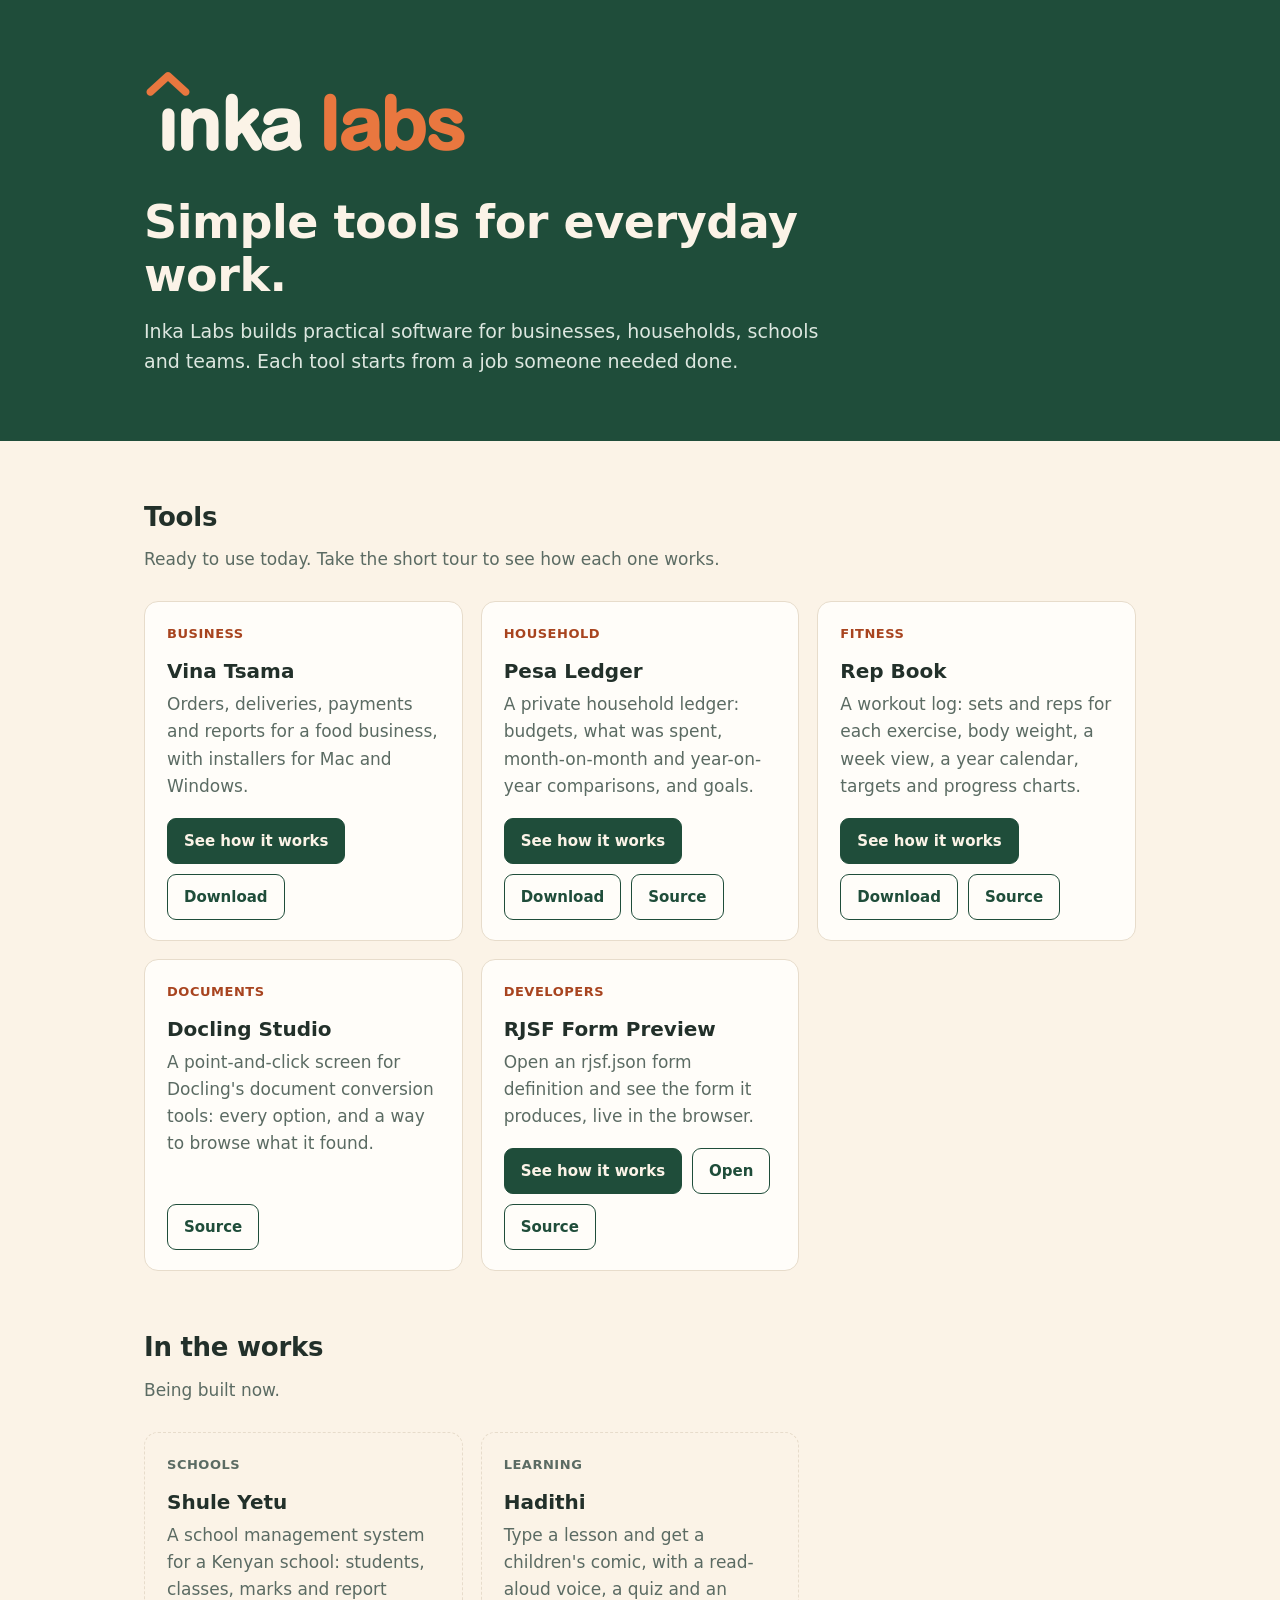
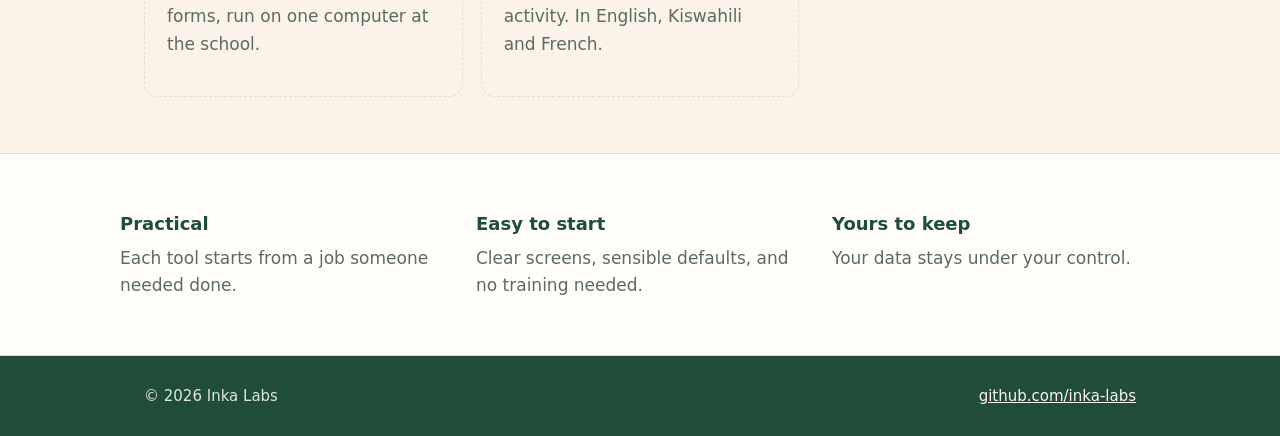
<file: index.html>
<!doctype html>
<html lang="en">
<head>
<meta charset="utf-8">
<meta name="viewport" content="width=device-width, initial-scale=1">
<title>Inka Labs: simple tools for everyday work</title>
<meta name="description" content="Inka Labs builds simple tools for everyday work: for businesses, households, schools and teams.">
<link rel="icon" href="favicon.png">
<meta property="og:title" content="Inka Labs">
<meta property="og:description" content="Simple tools for everyday work.">
<meta property="og:image" content="https://inka-labs.github.io/favicon.png">
<style>
  :root { --green:#1F4D3A; --green-deep:#173A2C; --cream:#FBF3E7; --paper:#FFFDF9; --ink:#22302A; --muted:#5B6B63; --accent:#A8441F; --accent-soft:#E9773F; --line:#E7DCCB; }
  * { box-sizing:border-box; }
  body { margin:0; background:var(--cream); color:var(--ink); font:17px/1.6 "Avenir Next", "Segoe UI", system-ui, -apple-system, Roboto, sans-serif; }
  a { color:var(--accent); }
  .wrap { max-width:1040px; margin:0 auto; padding-inline:24px; }
  header { background:var(--green); color:var(--cream); }
  header .wrap { padding-block:56px 64px; }
  header img { display:block; width:min(380px, 80%); height:auto; margin-left:-22px; }
  header h1 { font-size:clamp(30px, 5vw, 46px); line-height:1.15; margin:20px 0 14px; font-weight:600; letter-spacing:-0.01em; max-width:16em; }
  header p { margin:0; max-width:36em; color:#DDE7E0; font-size:19px; }
  section { padding-block:56px; }
  h2 { font-size:26px; margin:0 0 8px; letter-spacing:-0.01em; }
  .lede { color:var(--muted); margin:0 0 28px; max-width:40em; }
  .grid { display:grid; grid-template-columns:repeat(auto-fill, minmax(290px, 1fr)); gap:18px; }
  .card { background:var(--paper); border:1px solid var(--line); border-radius:14px; padding:22px 22px 20px; display:flex; flex-direction:column; }
  .card h3 { margin:0 0 4px; font-size:20px; }
  .card h3 a { color:inherit; text-decoration:none; }
  .card h3 a:hover { text-decoration:underline; }
  .tag { font-size:13px; font-weight:600; letter-spacing:.04em; text-transform:uppercase; color:var(--accent); margin-bottom:10px; }
  .card p { margin:0 0 18px; color:var(--muted); flex:1; }
  .links { display:flex; flex-wrap:wrap; gap:10px; }
  .btn { display:inline-block; text-decoration:none; font-weight:600; font-size:15px; padding:10px 16px; border-radius:9px; border:1.5px solid var(--green); color:var(--green); }
  .btn.primary { background:var(--green); color:var(--cream); }
  .btn:hover { background:var(--green-deep); border-color:var(--green-deep); color:var(--cream); }
  .btn:focus-visible { outline:3px solid var(--accent-soft); outline-offset:2px; }
  .soon { border-style:dashed; background:transparent; }
  .soon .tag { color:var(--muted); }
  .values { background:var(--paper); border-block:1px solid var(--line); padding-inline:24px; }
  .values > .wrap { padding-inline:0; }
  .values .grid { grid-template-columns:repeat(auto-fit, minmax(230px, 1fr)); gap:28px; }
  .values h3 { margin:0 0 6px; font-size:18px; color:var(--green); }
  .values p { margin:0; color:var(--muted); }
  footer { background:var(--green); color:#DDE7E0; font-size:15px; }
  footer .wrap { padding-block:28px; display:flex; flex-wrap:wrap; gap:8px 24px; justify-content:space-between; }
  footer a { color:var(--cream); }
</style>
</head>
<body>
<header>
  <div class="wrap">
    <img src="wordmark.png" alt="Inka Labs" width="760" height="240">
    <h1>Simple tools for everyday work.</h1>
    <p>Inka Labs builds practical software for businesses, households, schools and teams. Each tool starts from a job someone needed done.</p>
  </div>
</header>

<main>
<section>
  <div class="wrap">
    <h2>Tools</h2>
    <p class="lede">Ready to use today. Take the short tour to see how each one works.</p>
    <div class="grid">
      <article class="card">
        <div class="tag">Business</div>
        <h3><a href="vina-tsama/">Vina Tsama</a></h3>
        <p>Orders, deliveries, payments and reports for a food business, with installers for Mac and Windows.</p>
        <div class="links"><a class="btn primary" href="vina-tsama/">See how it works</a><a class="btn" href="https://github.com/inka-labs/vina-tsama-releases/releases/latest">Download</a></div>
      </article>
      <article class="card">
        <div class="tag">Household</div>
        <h3><a href="pesa-ledger/">Pesa Ledger</a></h3>
        <p>A private household ledger: budgets, what was spent, month-on-month and year-on-year comparisons, and goals.</p>
        <div class="links"><a class="btn primary" href="pesa-ledger/">See how it works</a><a class="btn" href="https://github.com/inka-labs/pesa-ledger/releases/latest">Download</a><a class="btn" href="https://github.com/inka-labs/pesa-ledger">Source</a></div>
      </article>
      <article class="card">
        <div class="tag">Fitness</div>
        <h3><a href="rep-book/">Rep Book</a></h3>
        <p>A workout log: sets and reps for each exercise, body weight, a week view, a year calendar, targets and progress charts.</p>
        <div class="links"><a class="btn primary" href="rep-book/">See how it works</a><a class="btn" href="https://github.com/inka-labs/rep-book/releases/latest">Download</a><a class="btn" href="https://github.com/inka-labs/rep-book">Source</a></div>
      </article>
      <article class="card">
        <div class="tag">Documents</div>
        <h3>Docling Studio</h3>
        <p>A point-and-click screen for Docling's document conversion tools: every option, and a way to browse what it found.</p>
        <div class="links"><a class="btn" href="https://github.com/inka-labs/docling-studio">Source</a></div>
      </article>
      <article class="card">
        <div class="tag">Developers</div>
        <h3><a href="form-preview/">RJSF Form Preview</a></h3>
        <p>Open an rjsf.json form definition and see the form it produces, live in the browser.</p>
        <div class="links"><a class="btn primary" href="form-preview/">See how it works</a><a class="btn" href="https://inka-labs.github.io/rjsf-form-preview/">Open</a><a class="btn" href="https://github.com/inka-labs/rjsf-form-preview">Source</a></div>
      </article>
    </div>
  </div>
</section>

<section style="padding-top:0">
  <div class="wrap">
    <h2>In the works</h2>
    <p class="lede">Being built now.</p>
    <div class="grid">
      <article class="card soon">
        <div class="tag">Schools</div>
        <h3>Shule Yetu</h3>
        <p>A school management system for a Kenyan school: students, classes, marks and report forms, run on one computer at the school.</p>
      </article>
      <article class="card soon">
        <div class="tag">Learning</div>
        <h3>Hadithi</h3>
        <p>Type a lesson and get a children's comic, with a read-aloud voice, a quiz and an activity. In English, Kiswahili and French.</p>
      </article>
    </div>
  </div>
</section>

<section class="values">
  <div class="wrap">
    <div class="grid">
      <div><h3>Practical</h3><p>Each tool starts from a job someone needed done.</p></div>
      <div><h3>Easy to start</h3><p>Clear screens, sensible defaults, and no training needed.</p></div>
      <div><h3>Yours to keep</h3><p>Your data stays under your control.</p></div>
    </div>
  </div>
</section>
</main>

<footer>
  <div class="wrap">
    <span>© 2026 Inka Labs</span>
    <a href="https://github.com/inka-labs">github.com/inka-labs</a>
  </div>
</footer>
</body>
</html>
</file>
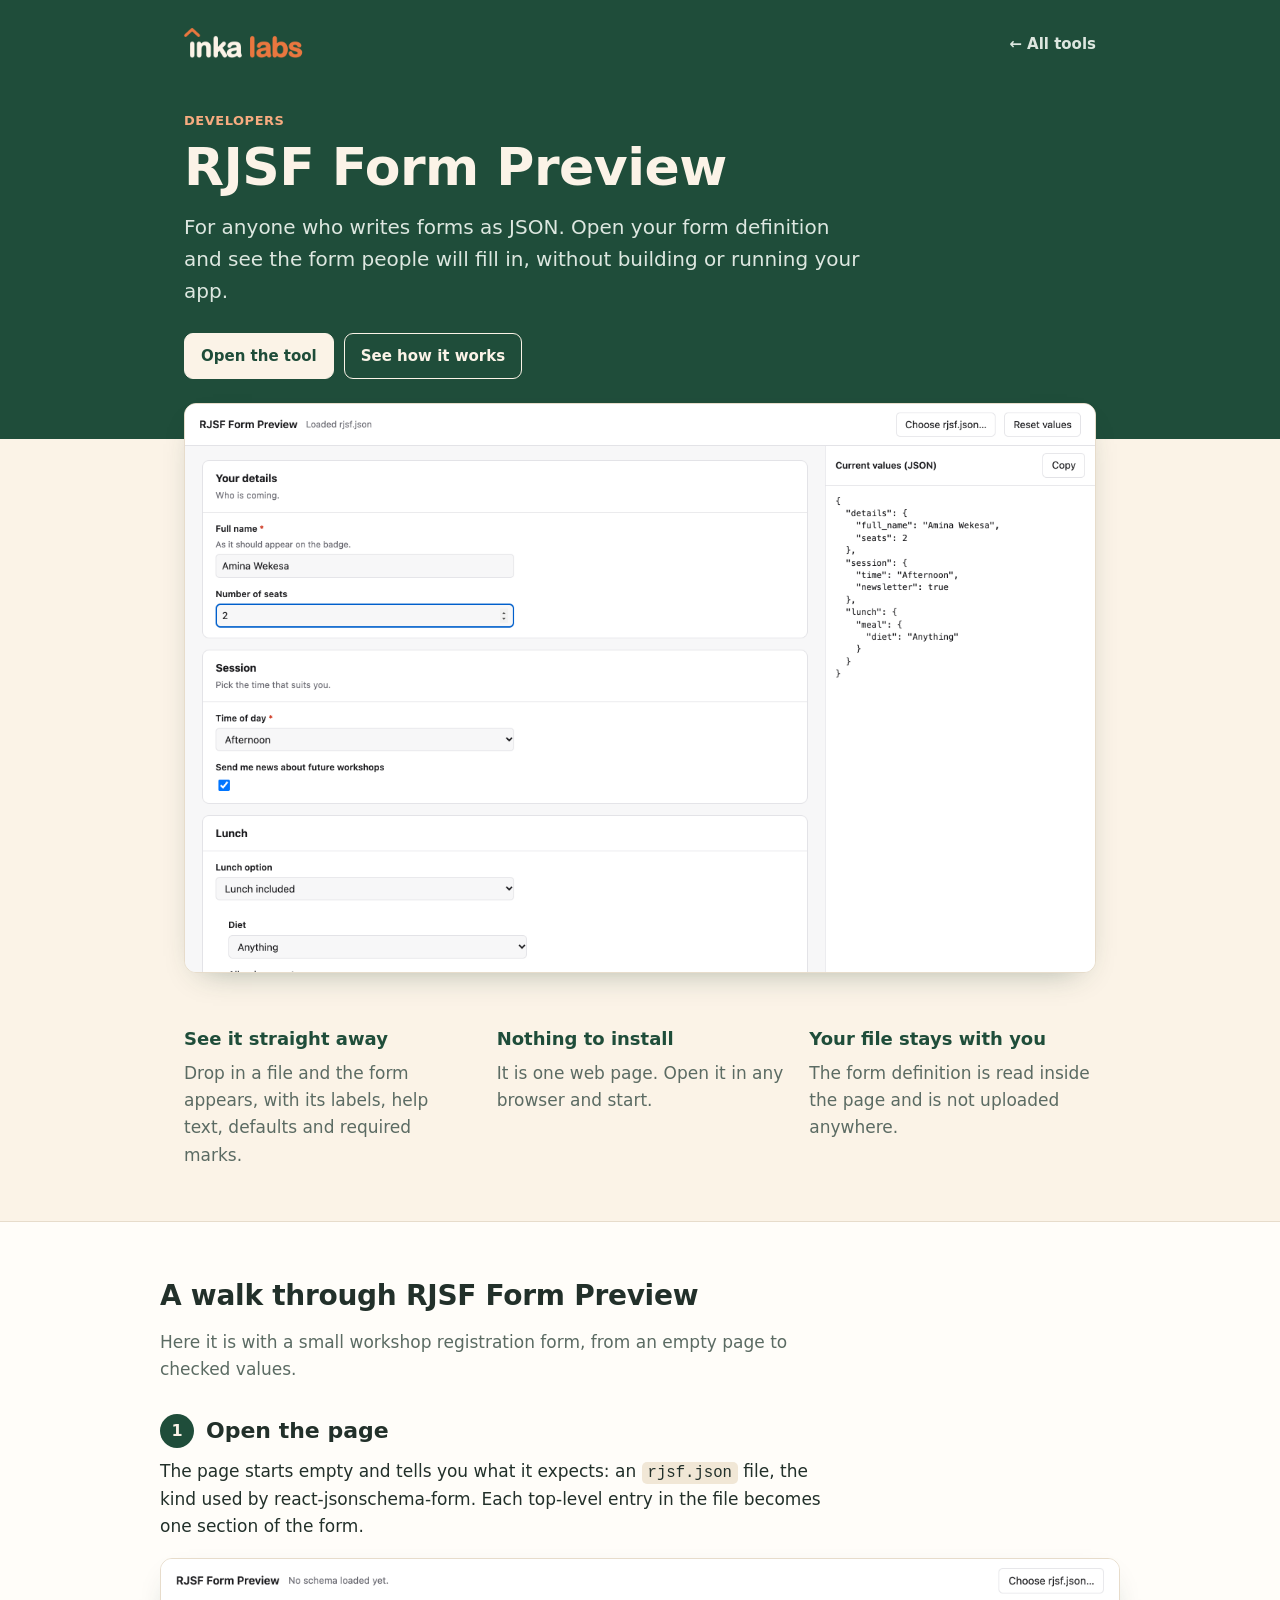
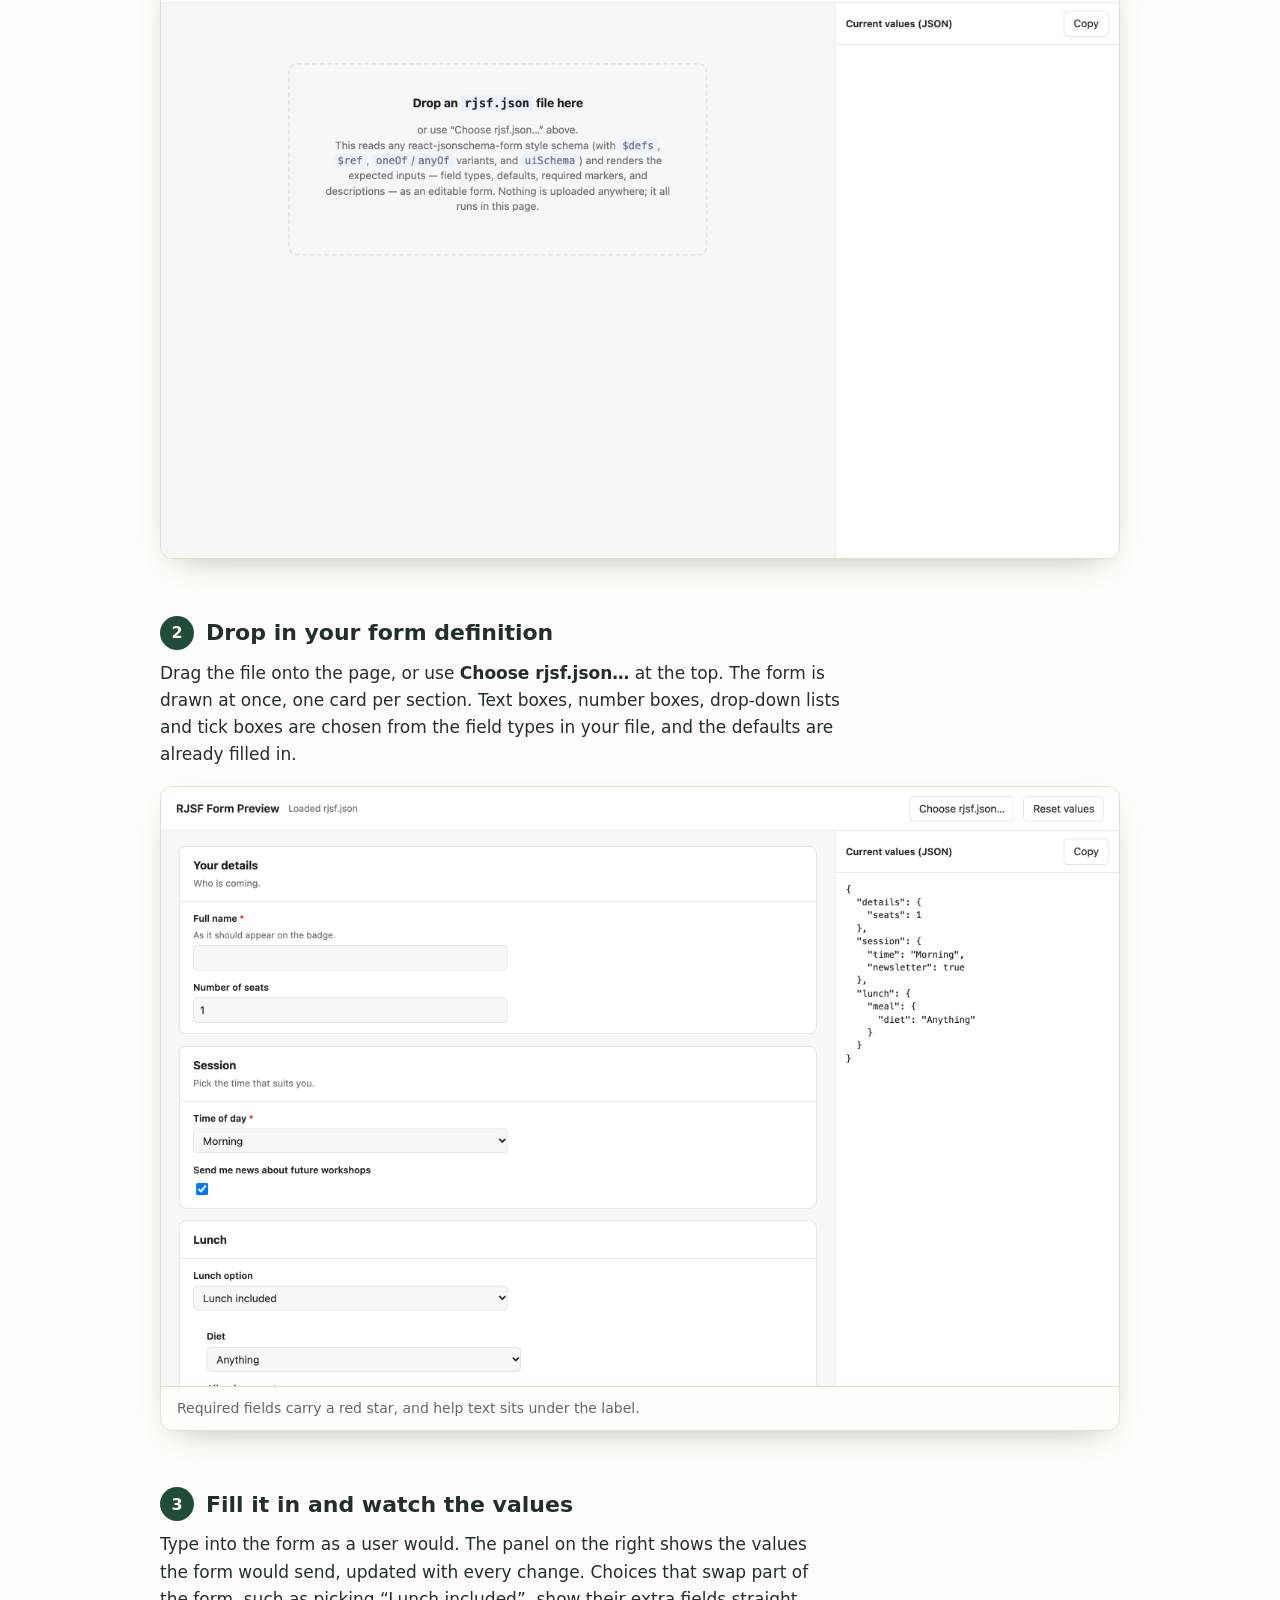
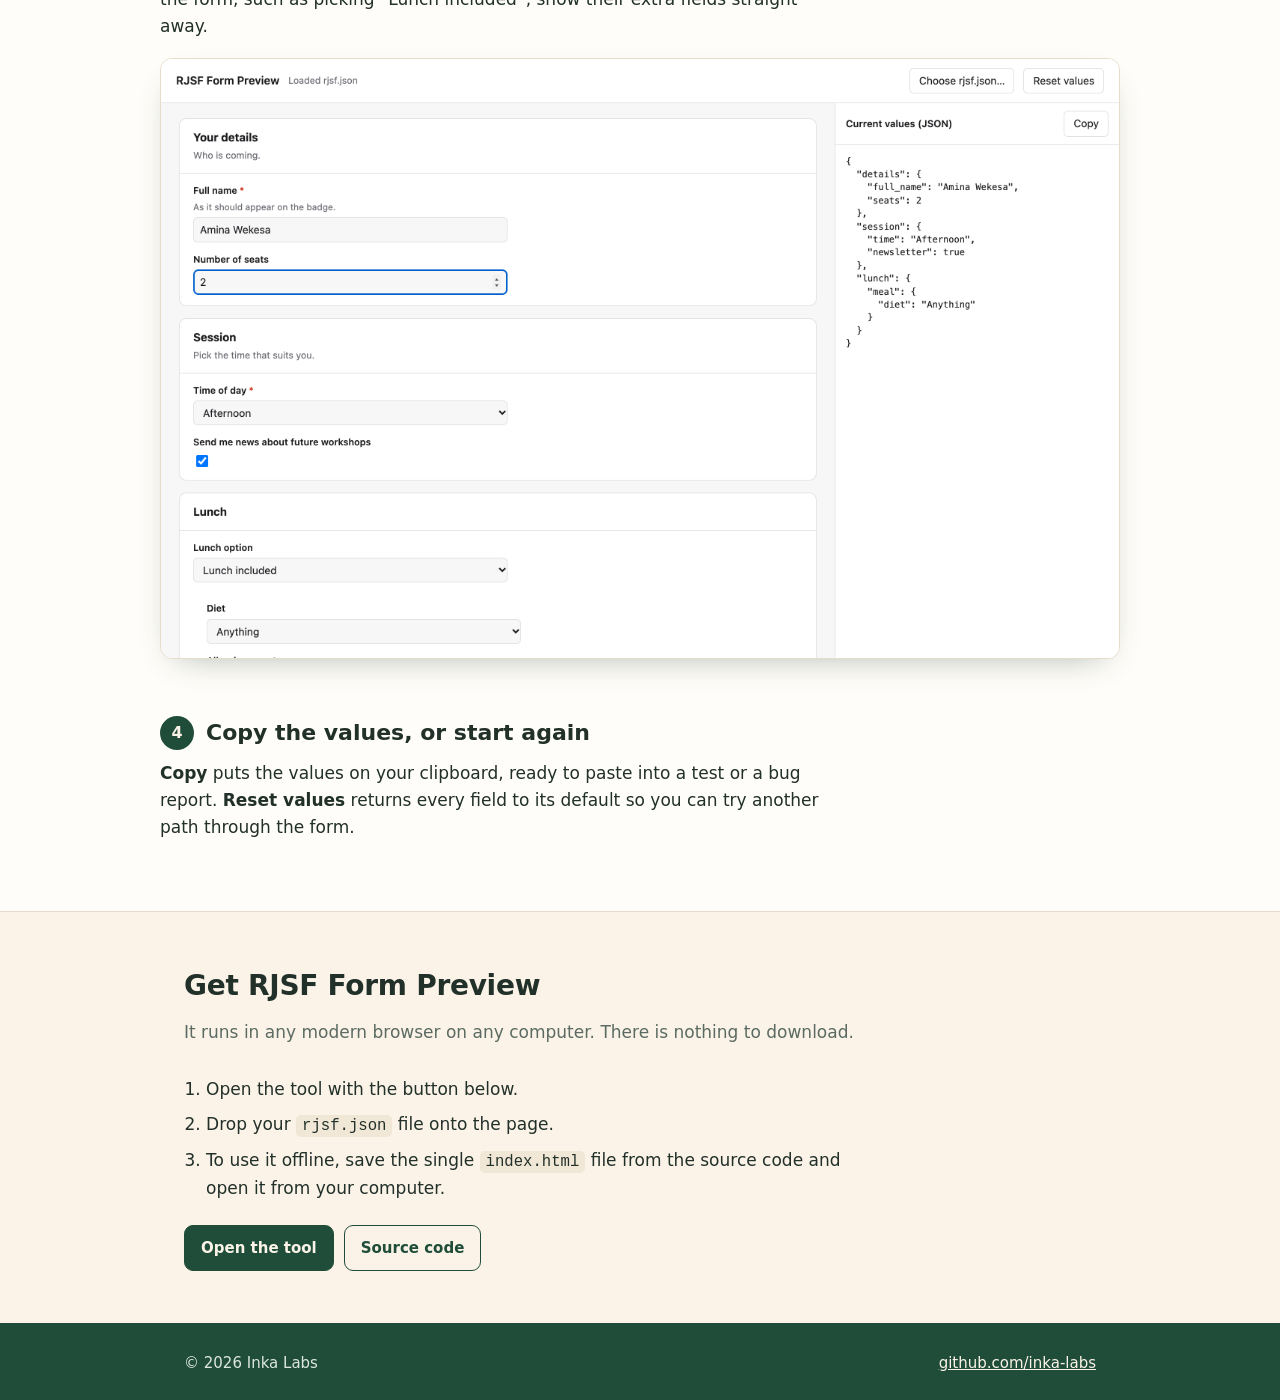
<file: form-preview/index.html>
<!doctype html>
<html lang="en">
<head>
<meta charset="utf-8">
<meta name="viewport" content="width=device-width, initial-scale=1">
<title>RJSF Form Preview: see your form before you ship it | Inka Labs</title>
<meta name="description" content="Open an rjsf.json form definition and see the form it produces, live in your browser. Nothing is uploaded.">
<link rel="icon" href="../favicon.png">
<link rel="stylesheet" href="../app.css">
</head>
<body>
<header>
  <div class="wrap">
    <div class="nav">
      <a href="../"><img src="../wordmark.png" alt="Inka Labs home" width="760" height="240"></a>
      <a class="back" href="../">← All tools</a>
    </div>
    <div class="tag">Developers</div>
    <h1>RJSF Form Preview</h1>
    <p class="pitch">For anyone who writes forms as JSON. Open your form definition and see the form people will fill in, without building or running your app.</p>
    <div class="links">
      <a class="btn primary" href="https://inka-labs.github.io/rjsf-form-preview/">Open the tool</a>
      <a class="btn" href="#walkthrough">See how it works</a>
    </div>
  </div>
</header>

<main>
<section class="hero-shot">
  <div class="wrap">
    <figure class="shot"><img src="img/01-overview.png" alt="A workshop registration form on the left with name, seats, session and lunch fields filled in, and the matching values as JSON on the right" width="1280" height="800"></figure>
  </div>
</section>

<section>
  <div class="wrap">
    <h2 class="sr">At a glance</h2>
    <div class="points">
      <div><h3>See it straight away</h3><p>Drop in a file and the form appears, with its labels, help text, defaults and required marks.</p></div>
      <div><h3>Nothing to install</h3><p>It is one web page. Open it in any browser and start.</p></div>
      <div><h3>Your file stays with you</h3><p>The form definition is read inside the page and is not uploaded anywhere.</p></div>
    </div>
  </div>
</section>

<section class="band" id="walkthrough">
  <div class="wrap">
    <h2>A walk through RJSF Form Preview</h2>
    <p class="lede">Here it is with a small workshop registration form, from an empty page to checked values.</p>
    <ol class="steps">
      <li>
        <h3>Open the page</h3>
        <p>The page starts empty and tells you what it expects: an <code>rjsf.json</code> file, the kind used by react-jsonschema-form. Each top-level entry in the file becomes one section of the form.</p>
        <figure class="shot"><img src="img/02-start.png" alt="The empty starting page with a box that says Drop an rjsf.json file here" width="1280" height="800" loading="lazy"></figure>
      </li>
      <li>
        <h3>Drop in your form definition</h3>
        <p>Drag the file onto the page, or use <strong>Choose rjsf.json…</strong> at the top. The form is drawn at once, one card per section. Text boxes, number boxes, drop-down lists and tick boxes are chosen from the field types in your file, and the defaults are already filled in.</p>
        <figure class="shot"><img src="img/03-form.png" alt="The workshop registration form just after loading, with sections for Your details, Session and Lunch, showing default values" width="1280" height="800" loading="lazy"><figcaption>Required fields carry a red star, and help text sits under the label.</figcaption></figure>
      </li>
      <li>
        <h3>Fill it in and watch the values</h3>
        <p>Type into the form as a user would. The panel on the right shows the values the form would send, updated with every change. Choices that swap part of the form, such as picking “Lunch included”, show their extra fields straight away.</p>
        <figure class="shot"><img src="img/01-overview.png" alt="The form with a name, two seats and the afternoon session entered, and the same values shown as JSON in the right-hand panel" width="1280" height="800" loading="lazy"></figure>
      </li>
      <li>
        <h3>Copy the values, or start again</h3>
        <p><strong>Copy</strong> puts the values on your clipboard, ready to paste into a test or a bug report. <strong>Reset values</strong> returns every field to its default so you can try another path through the form.</p>
      </li>
    </ol>
  </div>
</section>

<section class="get" id="get">
  <div class="wrap">
    <h2>Get RJSF Form Preview</h2>
    <p class="lede">It runs in any modern browser on any computer. There is nothing to download.</p>
    <ol>
      <li>Open the tool with the button below.</li>
      <li>Drop your <code>rjsf.json</code> file onto the page.</li>
      <li>To use it offline, save the single <code>index.html</code> file from the source code and open it from your computer.</li>
    </ol>
    <div class="links">
      <a class="btn primary" href="https://inka-labs.github.io/rjsf-form-preview/">Open the tool</a>
      <a class="btn" href="https://github.com/inka-labs/rjsf-form-preview">Source code</a>
    </div>
  </div>
</section>
</main>

<footer>
  <div class="wrap">
    <span>© 2026 Inka Labs</span>
    <a href="https://github.com/inka-labs">github.com/inka-labs</a>
  </div>
</footer>
</body>
</html>
</file>
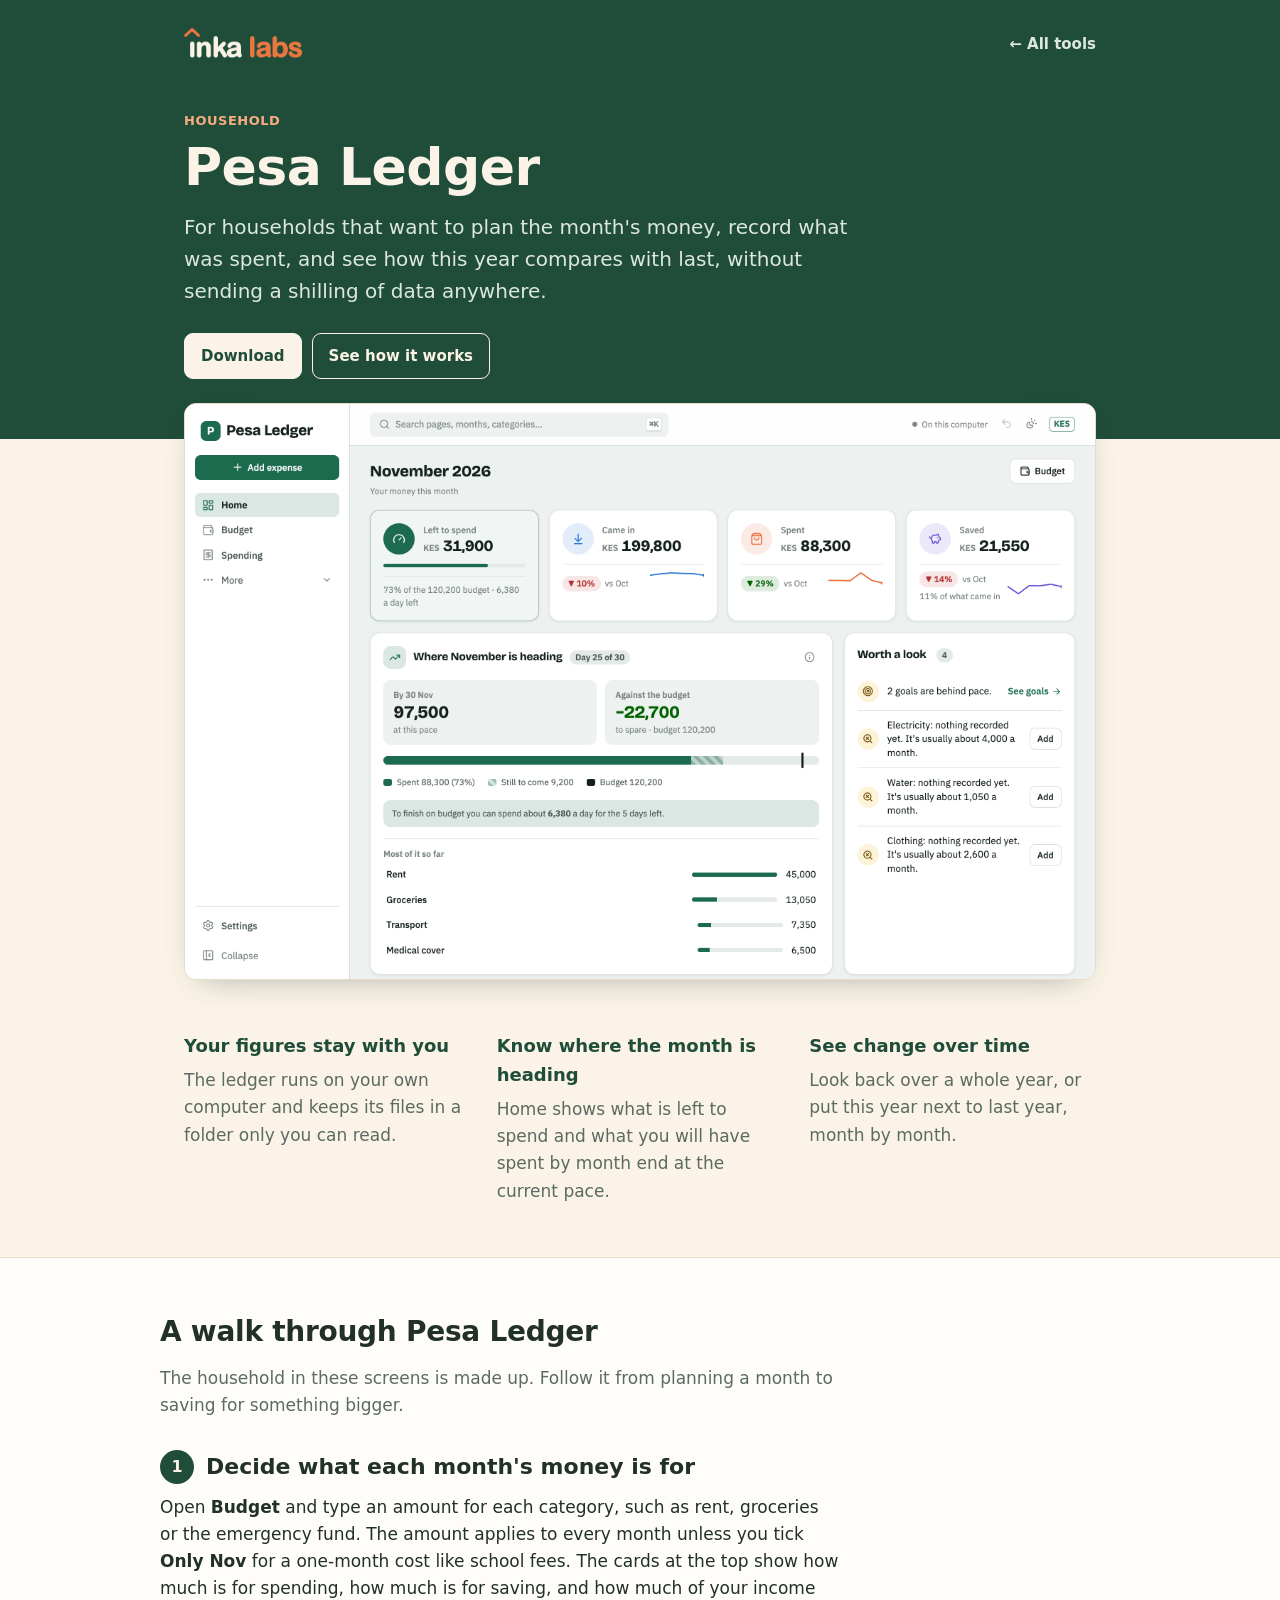
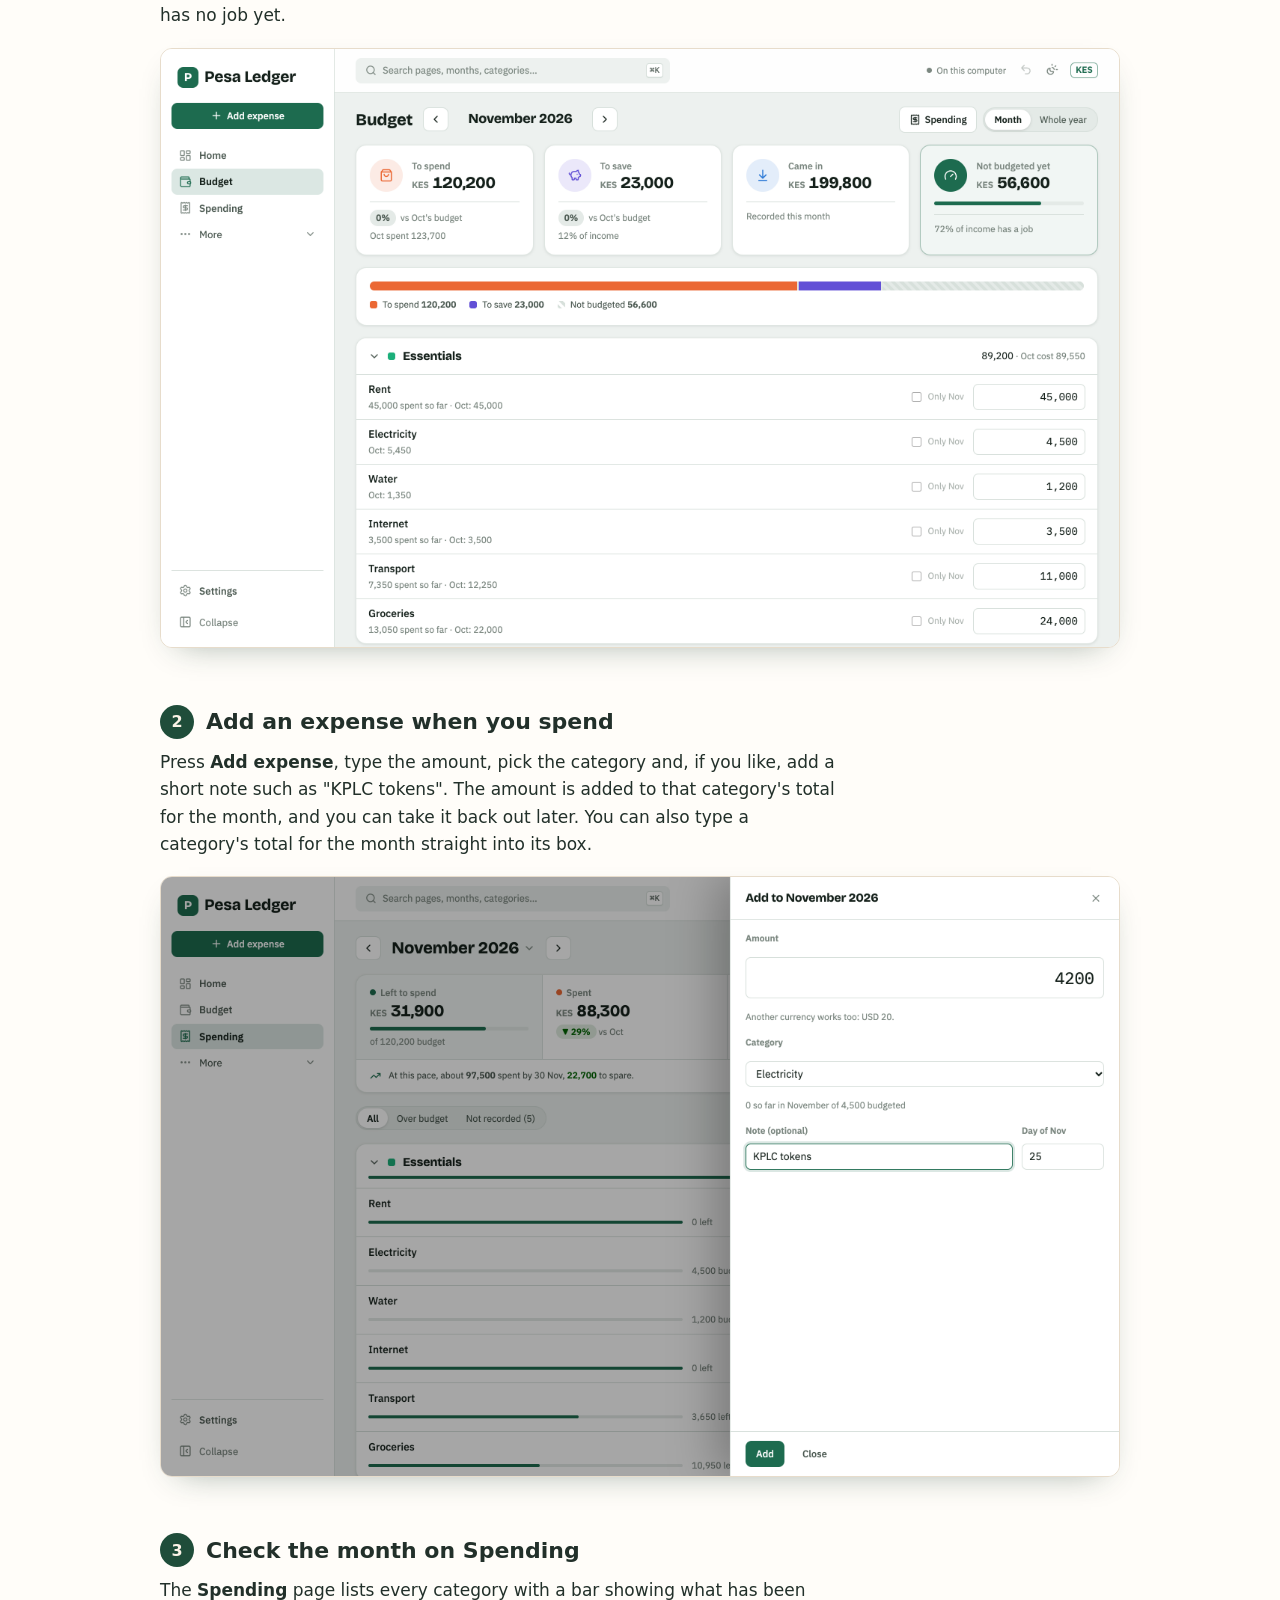
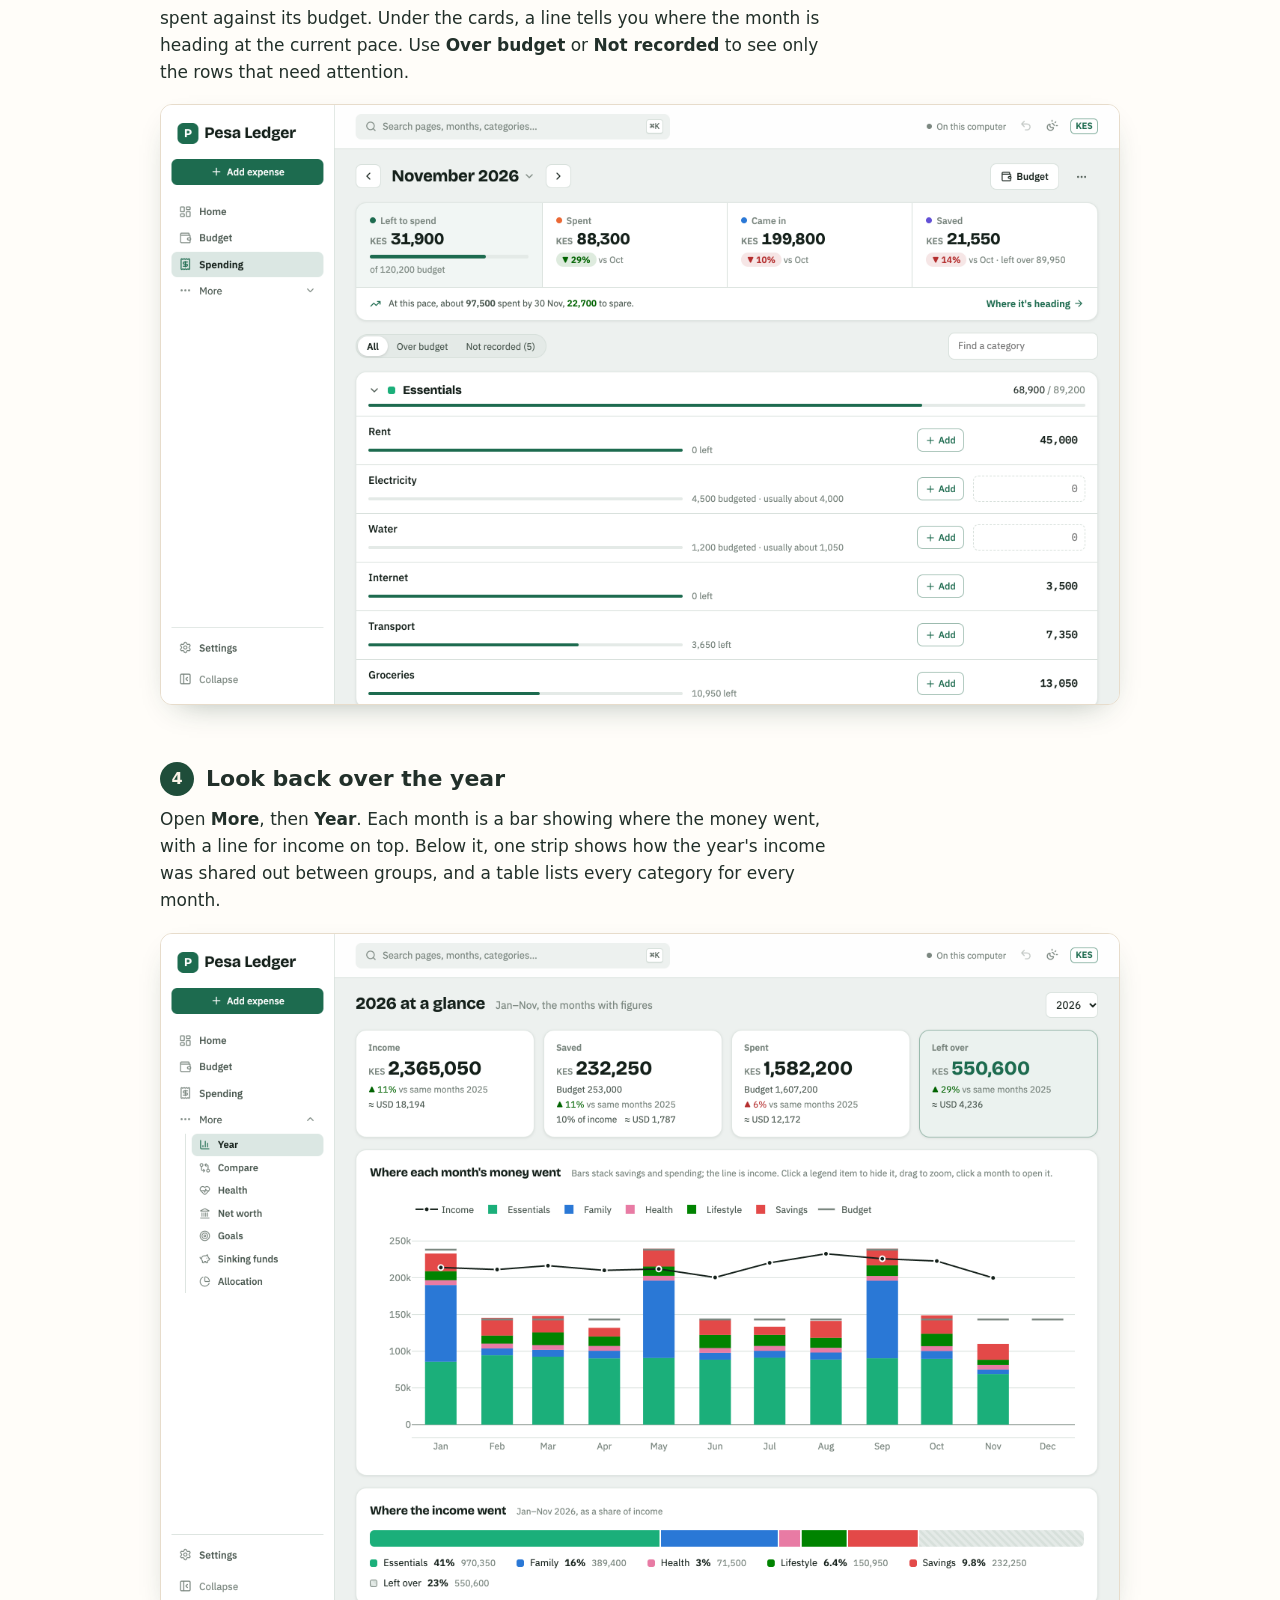
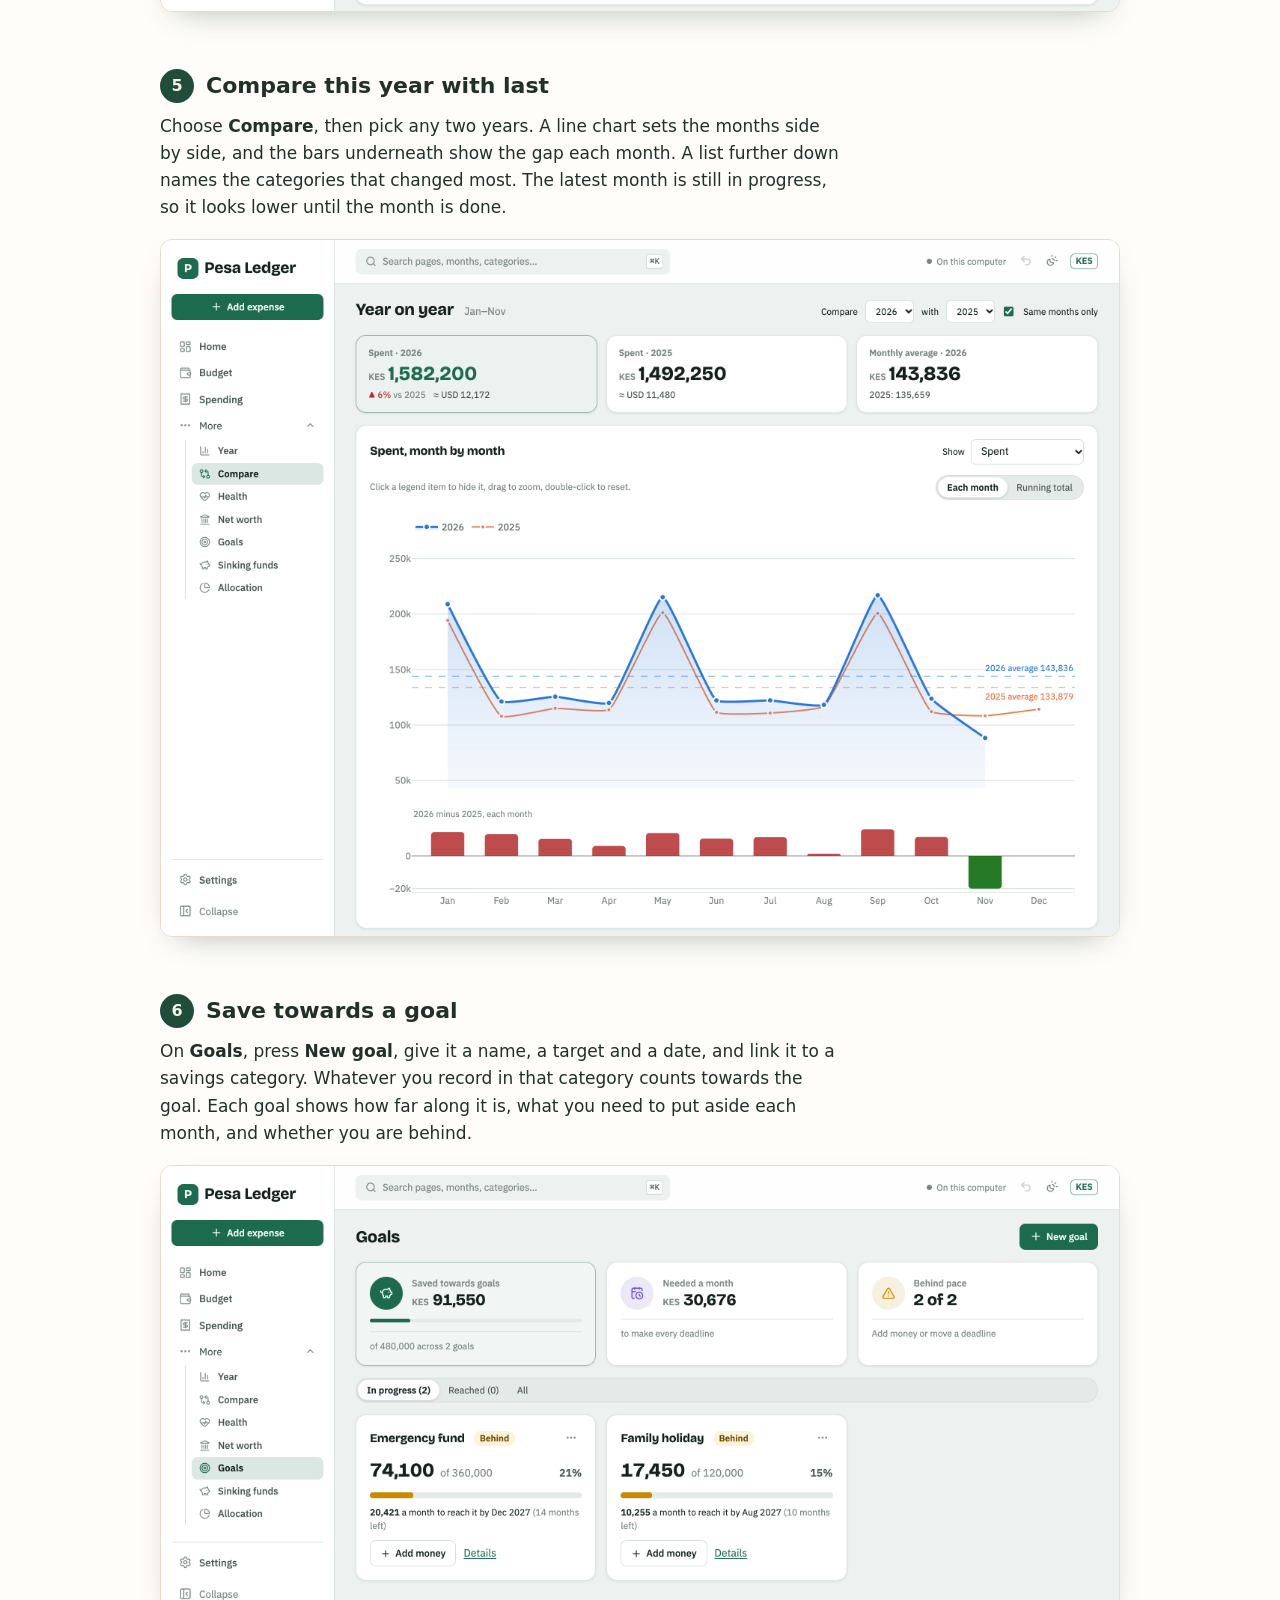
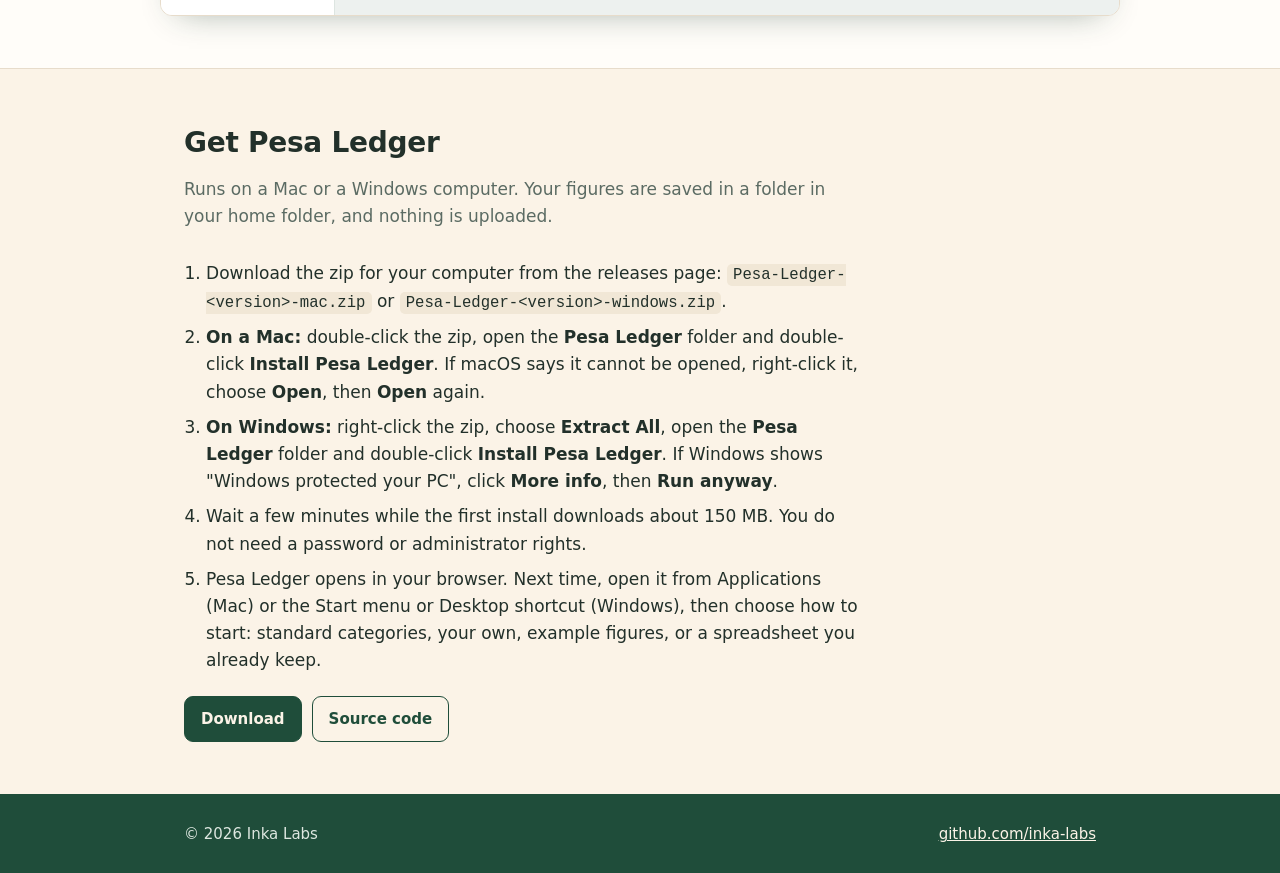
<file: pesa-ledger/index.html>
<!doctype html>
<html lang="en">
<head>
<meta charset="utf-8">
<meta name="viewport" content="width=device-width, initial-scale=1">
<title>Pesa Ledger: A private household budget on your own computer | Inka Labs</title>
<meta name="description" content="Pesa Ledger is a private household budget ledger that plans each month, records what you spend, and compares months and years, with everything kept on your own computer.">
<link rel="icon" href="../favicon.png">
<link rel="stylesheet" href="../app.css">
</head>
<body>
<header>
  <div class="wrap">
    <div class="nav">
      <a href="../"><img src="../wordmark.png" alt="Inka Labs home" width="760" height="240"></a>
      <a class="back" href="../">← All tools</a>
    </div>
    <div class="tag">Household</div>
    <h1>Pesa Ledger</h1>
    <p class="pitch">For households that want to plan the month's money, record what was spent, and see how this year compares with last, without sending a shilling of data anywhere.</p>
    <div class="links">
      <a class="btn primary" href="https://github.com/inka-labs/pesa-ledger/releases/latest">Download</a>
      <a class="btn" href="#walkthrough">See how it works</a>
    </div>
  </div>
</header>

<main>
<section class="hero-shot">
  <div class="wrap">
    <figure class="shot"><img src="img/01-overview.png" alt="The Pesa Ledger home page for November 2026: four cards showing what is left to spend, what came in, what was spent and what was saved, a forecast of where the month is heading, and a list of things worth a look." width="1280" height="810"></figure>
  </div>
</section>

<section>
  <div class="wrap">
    <h2 class="sr">At a glance</h2>
    <div class="points">
      <div><h3>Your figures stay with you</h3><p>The ledger runs on your own computer and keeps its files in a folder only you can read.</p></div>
      <div><h3>Know where the month is heading</h3><p>Home shows what is left to spend and what you will have spent by month end at the current pace.</p></div>
      <div><h3>See change over time</h3><p>Look back over a whole year, or put this year next to last year, month by month.</p></div>
    </div>
  </div>
</section>

<section class="band" id="walkthrough">
  <div class="wrap">
    <h2>A walk through Pesa Ledger</h2>
    <p class="lede">The household in these screens is made up. Follow it from planning a month to saving for something bigger.</p>
    <ol class="steps">
      <li>
        <h3>Decide what each month's money is for</h3>
        <p>Open <strong>Budget</strong> and type an amount for each category, such as rent, groceries or the emergency fund. The amount applies to every month unless you tick <strong>Only Nov</strong> for a one-month cost like school fees. The cards at the top show how much is for spending, how much is for saving, and how much of your income has no job yet.</p>
        <figure class="shot"><img src="img/02-budget.png" alt="The Budget page for November 2026 with cards for money to spend, money to save, money that came in and money not yet budgeted, and a list of Essentials categories such as rent, electricity and water with an amount box for each." width="1280" height="800" loading="lazy"></figure>
      </li>
      <li>
        <h3>Add an expense when you spend</h3>
        <p>Press <strong>Add expense</strong>, type the amount, pick the category and, if you like, add a short note such as "KPLC tokens". The amount is added to that category's total for the month, and you can take it back out later. You can also type a category's total for the month straight into its box.</p>
        <figure class="shot"><img src="img/04-add.png" alt="The Add expense panel open over the Spending page, with the amount 4200 typed in, the category Electricity chosen and the note KPLC tokens." width="1280" height="800" loading="lazy"></figure>
      </li>
      <li>
        <h3>Check the month on Spending</h3>
        <p>The <strong>Spending</strong> page lists every category with a bar showing what has been spent against its budget. Under the cards, a line tells you where the month is heading at the current pace. Use <strong>Over budget</strong> or <strong>Not recorded</strong> to see only the rows that need attention.</p>
        <figure class="shot"><img src="img/03-spending.png" alt="The Spending page for November 2026 with cards for left to spend, spent, came in and saved, a forecast line, and Essentials categories each with a progress bar and the amount recorded." width="1280" height="800" loading="lazy"></figure>
      </li>
      <li>
        <h3>Look back over the year</h3>
        <p>Open <strong>More</strong>, then <strong>Year</strong>. Each month is a bar showing where the money went, with a line for income on top. Below it, one strip shows how the year's income was shared out between groups, and a table lists every category for every month.</p>
        <figure class="shot"><img src="img/05-year.png" alt="The Year page for 2026 with totals for income, saved, spent and left over, a stacked bar chart of each month's spending by group with an income line, and a strip showing the share of income each group took." width="1280" height="905" loading="lazy"></figure>
      </li>
      <li>
        <h3>Compare this year with last</h3>
        <p>Choose <strong>Compare</strong>, then pick any two years. A line chart sets the months side by side, and the bars underneath show the gap each month. A list further down names the categories that changed most. The latest month is still in progress, so it looks lower until the month is done.</p>
        <figure class="shot"><img src="img/06-compare.png" alt="The Compare page showing 2026 against 2025: total spent in each year, a line chart of spending by month for both years, and a bar chart of the difference for each month." width="1280" height="930" loading="lazy"></figure>
      </li>
      <li>
        <h3>Save towards a goal</h3>
        <p>On <strong>Goals</strong>, press <strong>New goal</strong>, give it a name, a target and a date, and link it to a savings category. Whatever you record in that category counts towards the goal. Each goal shows how far along it is, what you need to put aside each month, and whether you are behind.</p>
        <figure class="shot"><img src="img/07-goals.png" alt="The Goals page with two goals, an emergency fund of 360,000 and a family holiday of 120,000, each with a progress bar, the monthly amount needed and a Behind label." width="1280" height="600" loading="lazy"></figure>
      </li>
    </ol>
  </div>
</section>

<section class="get" id="get">
  <div class="wrap">
    <h2>Get Pesa Ledger</h2>
    <p class="lede">Runs on a Mac or a Windows computer. Your figures are saved in a folder in your home folder, and nothing is uploaded.</p>
    <ol>
      <li>Download the zip for your computer from the releases page: <code>Pesa-Ledger-&lt;version&gt;-mac.zip</code> or <code>Pesa-Ledger-&lt;version&gt;-windows.zip</code>.</li>
      <li><strong>On a Mac:</strong> double-click the zip, open the <strong>Pesa Ledger</strong> folder and double-click <strong>Install Pesa Ledger</strong>. If macOS says it cannot be opened, right-click it, choose <strong>Open</strong>, then <strong>Open</strong> again.</li>
      <li><strong>On Windows:</strong> right-click the zip, choose <strong>Extract All</strong>, open the <strong>Pesa Ledger</strong> folder and double-click <strong>Install Pesa Ledger</strong>. If Windows shows "Windows protected your PC", click <strong>More info</strong>, then <strong>Run anyway</strong>.</li>
      <li>Wait a few minutes while the first install downloads about 150 MB. You do not need a password or administrator rights.</li>
      <li>Pesa Ledger opens in your browser. Next time, open it from Applications (Mac) or the Start menu or Desktop shortcut (Windows), then choose how to start: standard categories, your own, example figures, or a spreadsheet you already keep.</li>
    </ol>
    <div class="links">
      <a class="btn primary" href="https://github.com/inka-labs/pesa-ledger/releases/latest">Download</a>
      <a class="btn" href="https://github.com/inka-labs/pesa-ledger">Source code</a>
    </div>
  </div>
</section>
</main>

<footer>
  <div class="wrap">
    <span>© 2026 Inka Labs</span>
    <a href="https://github.com/inka-labs">github.com/inka-labs</a>
  </div>
</footer>
</body>
</html>
</file>
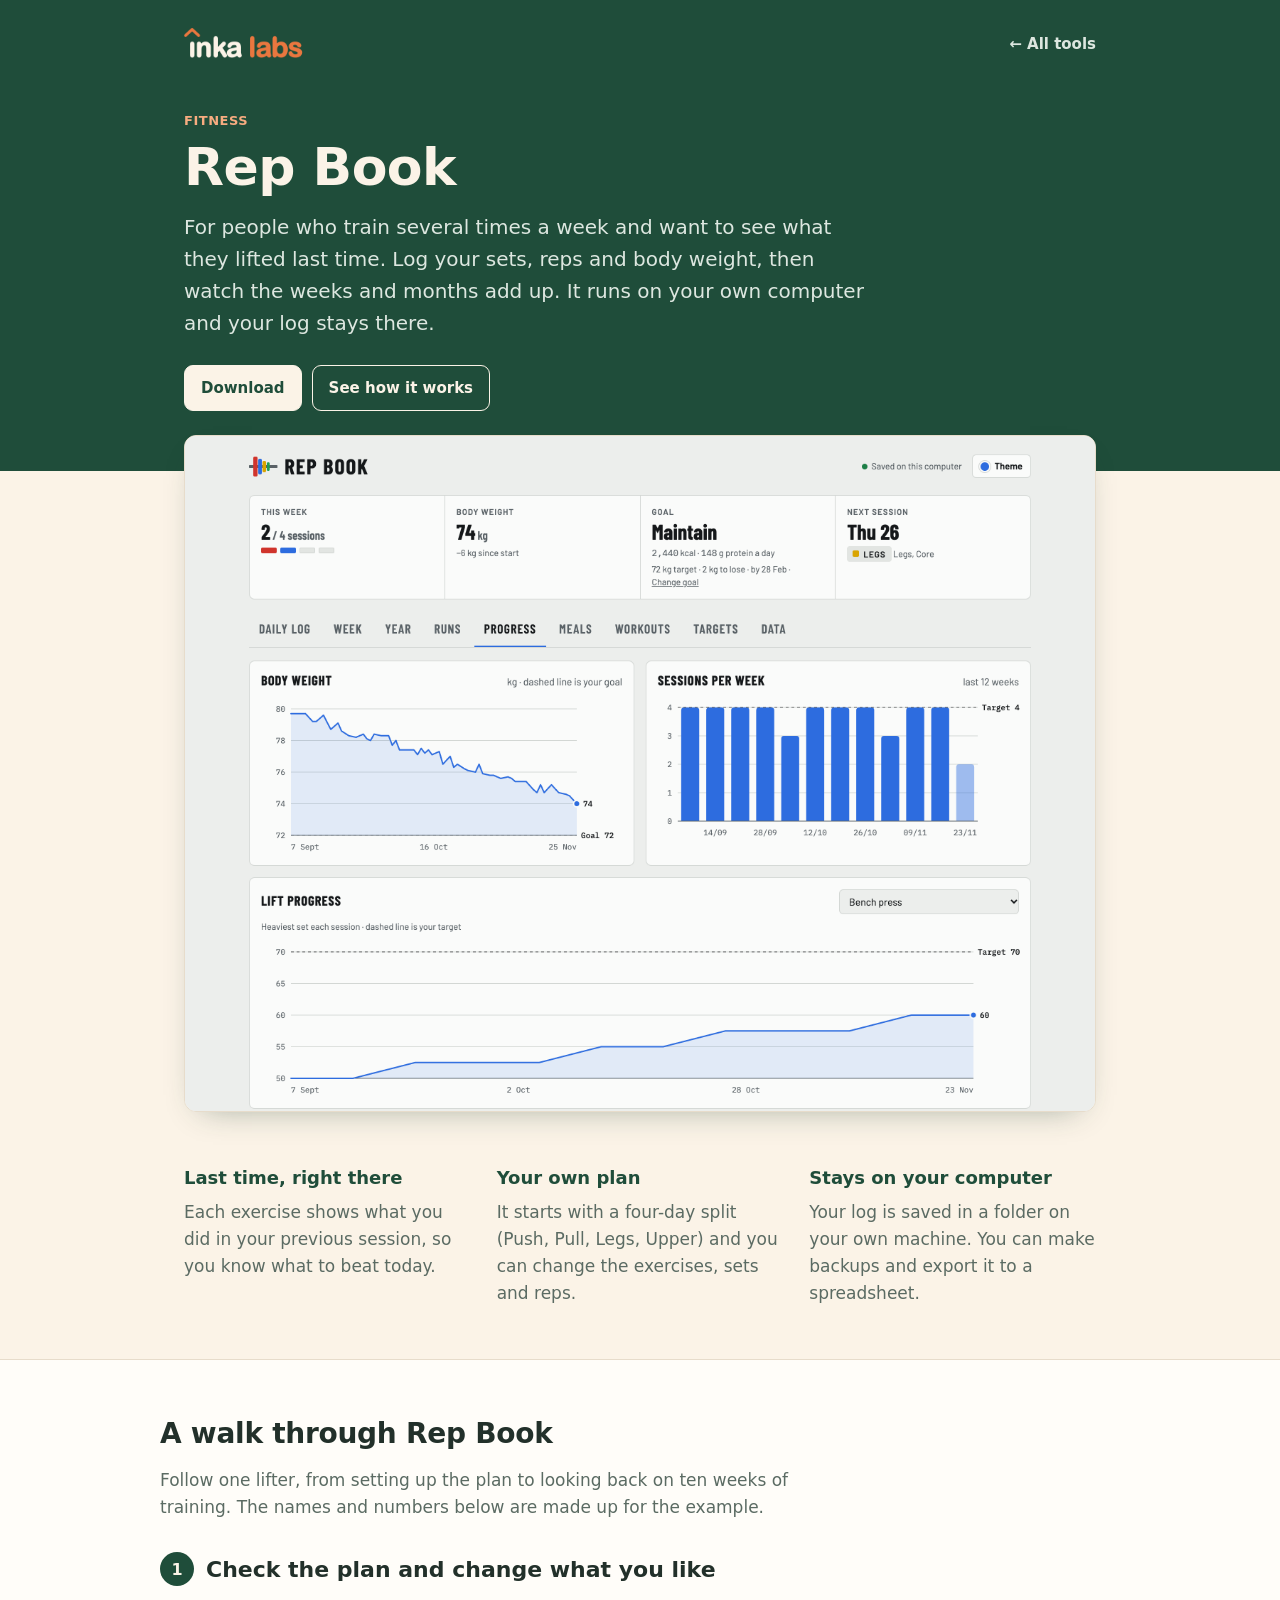
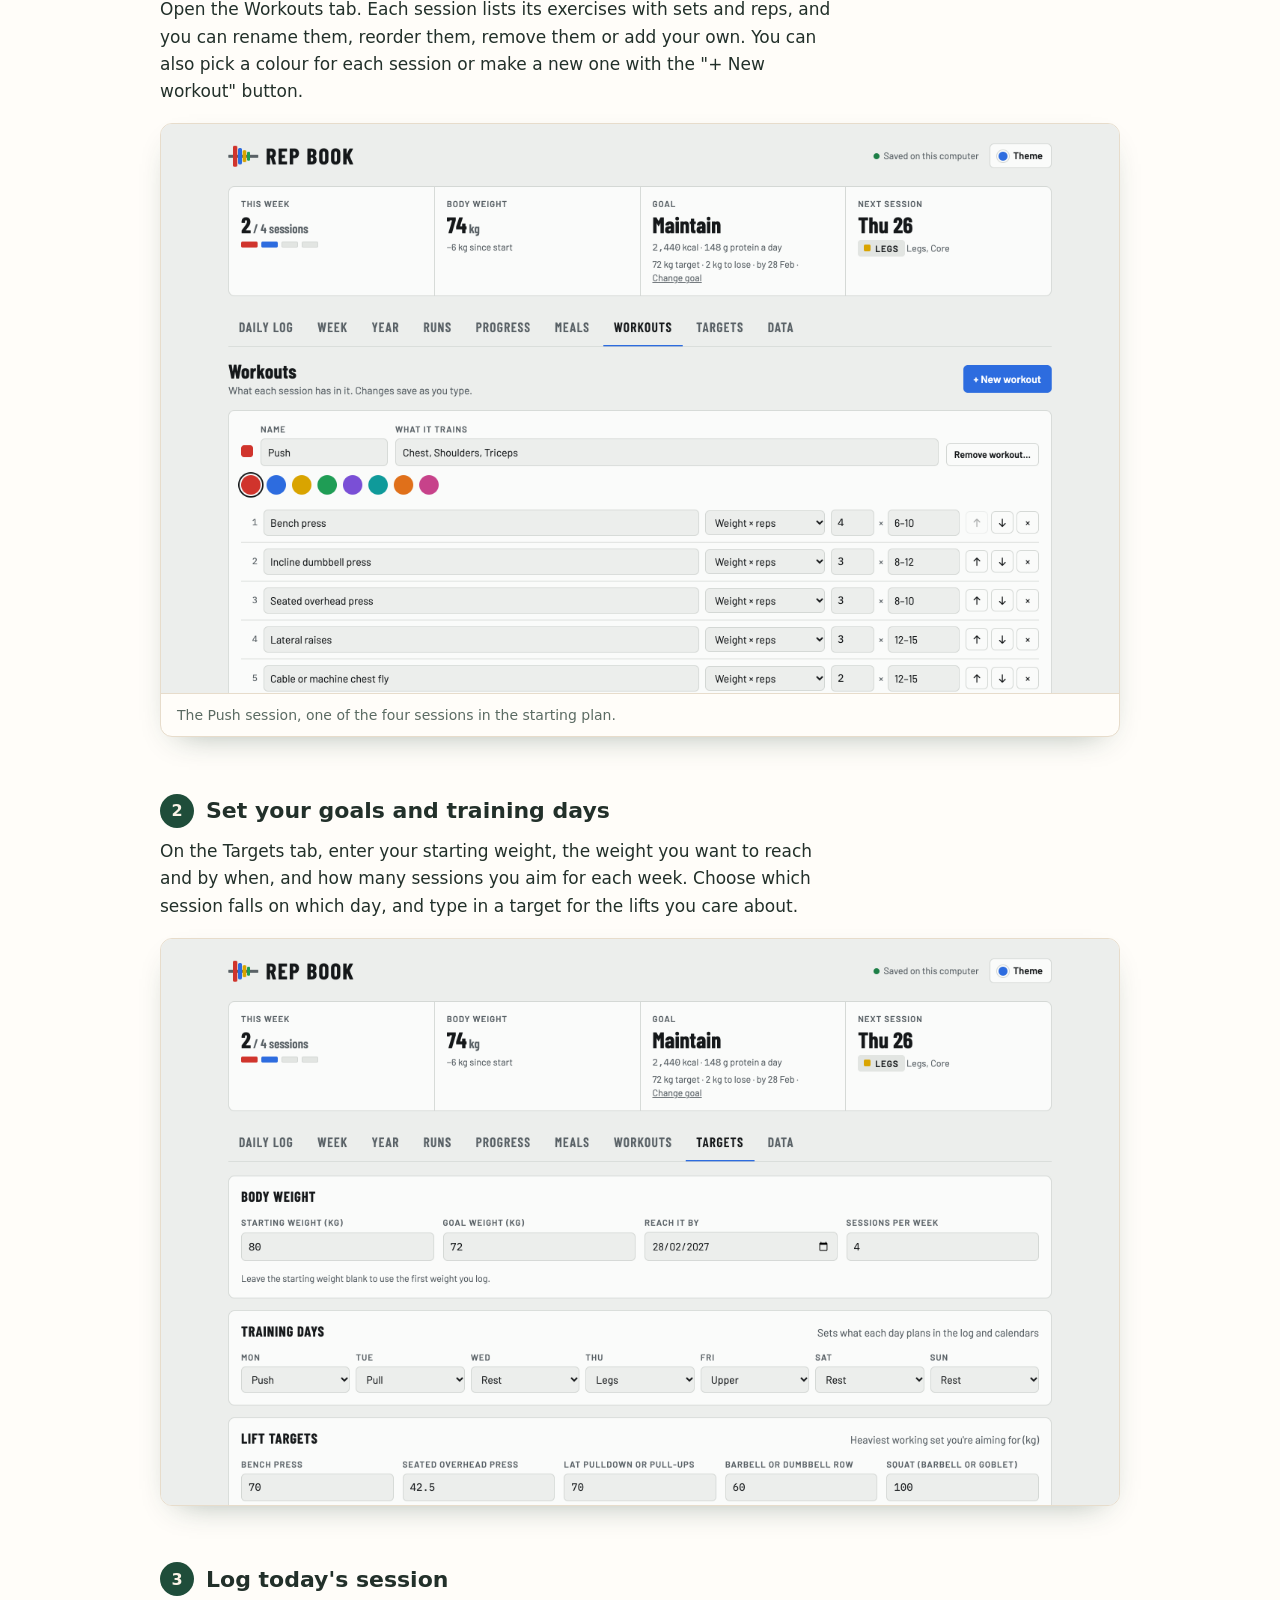
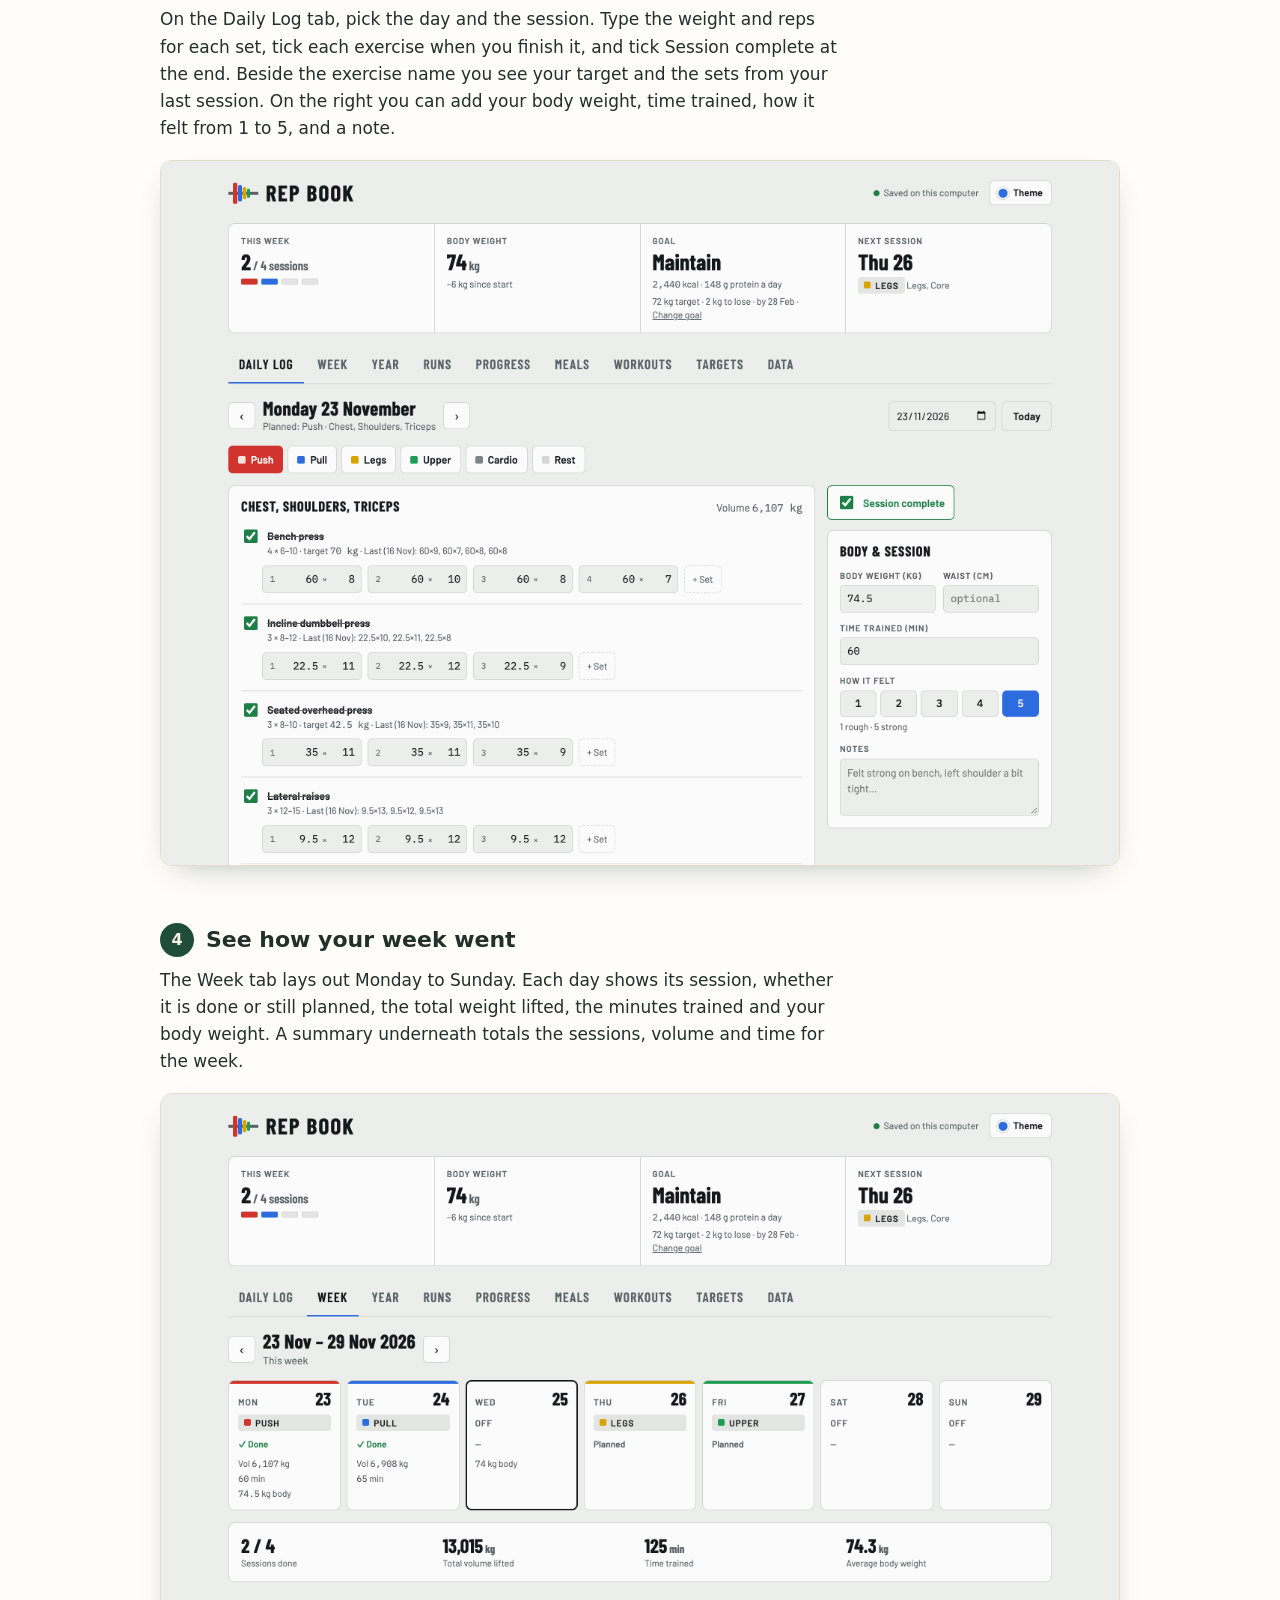
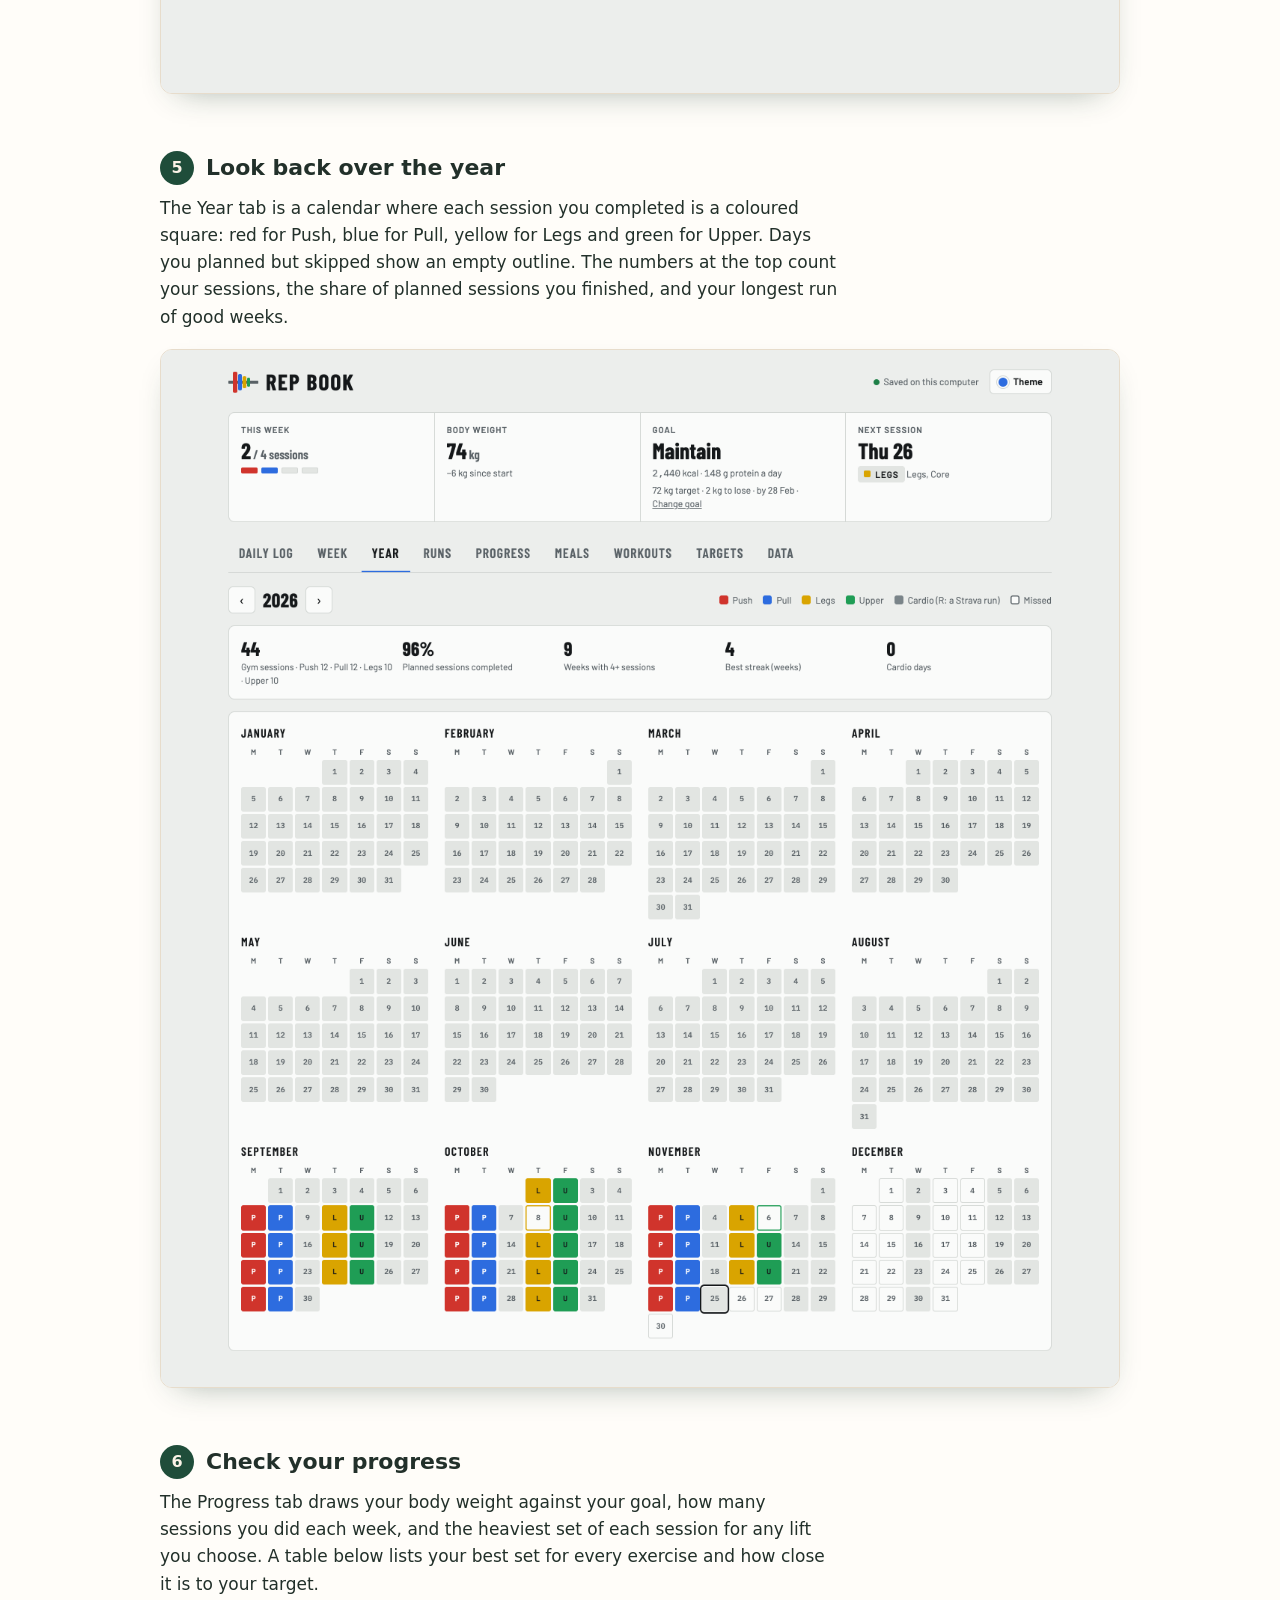
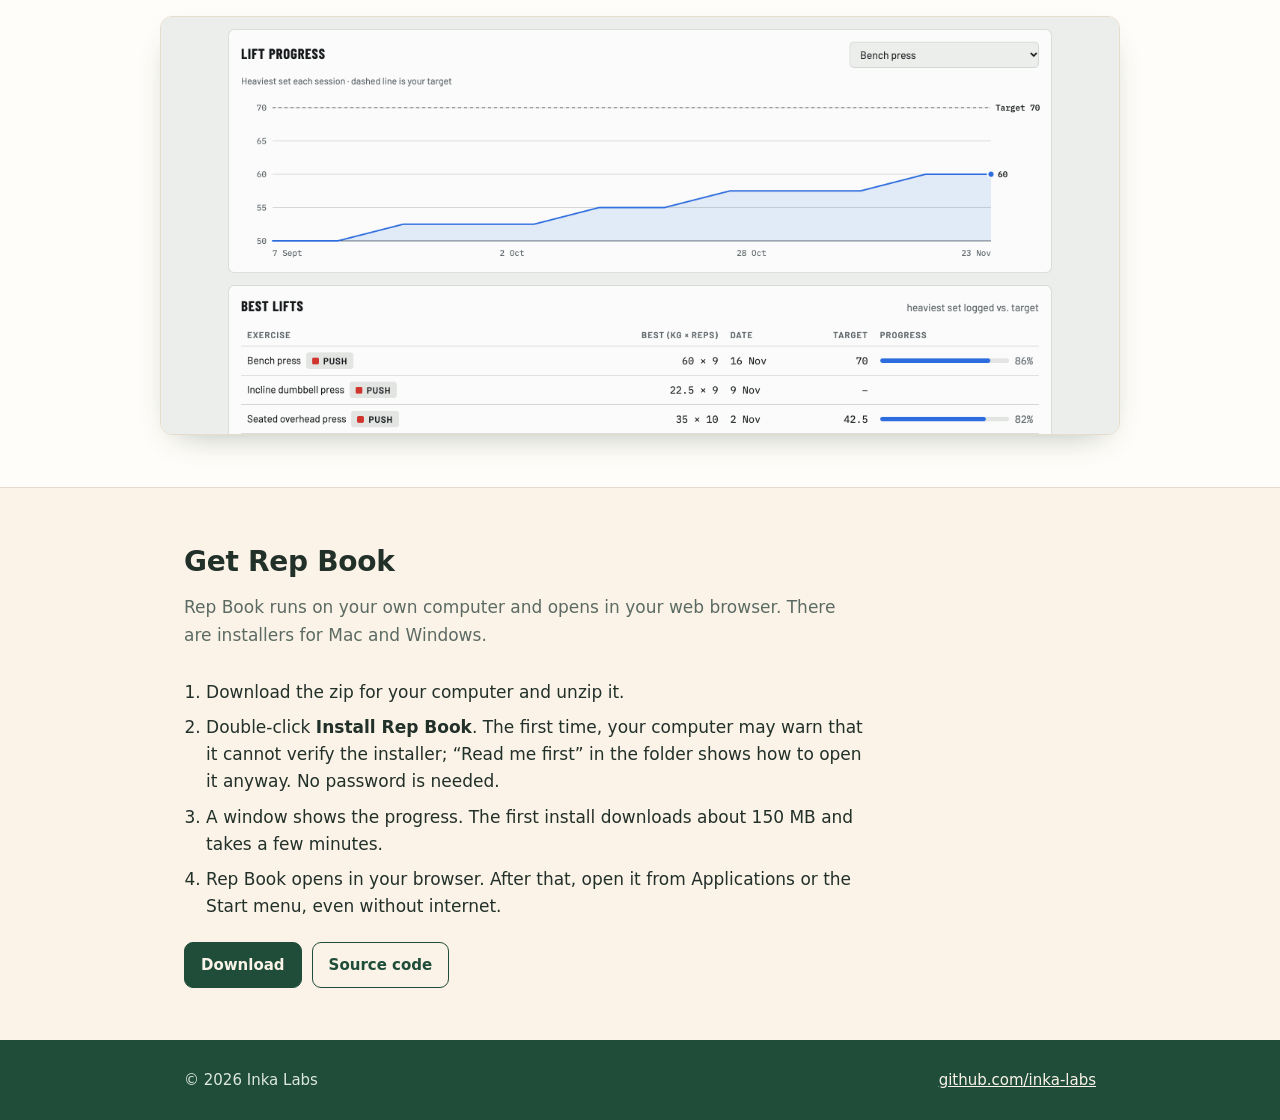
<file: rep-book/index.html>
<!doctype html>
<html lang="en">
<head>
<meta charset="utf-8">
<meta name="viewport" content="width=device-width, initial-scale=1">
<title>Rep Book: a simple log for every set and rep | Inka Labs</title>
<meta name="description" content="A workout log that records sets and reps per exercise and your body weight, with a week view, a year calendar, targets and progress charts.">
<link rel="icon" href="../favicon.png">
<link rel="stylesheet" href="../app.css">
</head>
<body>
<header>
  <div class="wrap">
    <div class="nav">
      <a href="../"><img src="../wordmark.png" alt="Inka Labs home" width="760" height="240"></a>
      <a class="back" href="../">← All tools</a>
    </div>
    <div class="tag">Fitness</div>
    <h1>Rep Book</h1>
    <p class="pitch">For people who train several times a week and want to see what they lifted last time. Log your sets, reps and body weight, then watch the weeks and months add up. It runs on your own computer and your log stays there.</p>
    <div class="links">
      <a class="btn primary" href="https://github.com/inka-labs/rep-book/releases/latest">Download</a>
      <a class="btn" href="#walkthrough">See how it works</a>
    </div>
  </div>
</header>

<main>
<section class="hero-shot">
  <div class="wrap">
    <figure class="shot"><img src="img/01-overview.png" alt="The Progress page of Rep Book showing a body weight line falling from 80 to 74 kg, a bar chart of four sessions most weeks, and a bench press line climbing toward its target of 70 kg" width="1280" height="950"></figure>
  </div>
</section>

<section>
  <div class="wrap">
    <h2 class="sr">At a glance</h2>
    <div class="points">
      <div><h3>Last time, right there</h3><p>Each exercise shows what you did in your previous session, so you know what to beat today.</p></div>
      <div><h3>Your own plan</h3><p>It starts with a four-day split (Push, Pull, Legs, Upper) and you can change the exercises, sets and reps.</p></div>
      <div><h3>Stays on your computer</h3><p>Your log is saved in a folder on your own machine. You can make backups and export it to a spreadsheet.</p></div>
    </div>
  </div>
</section>

<section class="band" id="walkthrough">
  <div class="wrap">
    <h2>A walk through Rep Book</h2>
    <p class="lede">Follow one lifter, from setting up the plan to looking back on ten weeks of training. The names and numbers below are made up for the example.</p>
    <ol class="steps">
      <li>
        <h3>Check the plan and change what you like</h3>
        <p>Open the Workouts tab. Each session lists its exercises with sets and reps, and you can rename them, reorder them, remove them or add your own. You can also pick a colour for each session or make a new one with the "+ New workout" button.</p>
        <figure class="shot"><img src="img/02-plan.png" alt="The Workouts page showing the Push session with its exercises, such as bench press at 4 sets of 6 to 10 reps, plus colour choices and up, down and remove buttons" width="1280" height="760" loading="lazy"><figcaption>The Push session, one of the four sessions in the starting plan.</figcaption></figure>
      </li>
      <li>
        <h3>Set your goals and training days</h3>
        <p>On the Targets tab, enter your starting weight, the weight you want to reach and by when, and how many sessions you aim for each week. Choose which session falls on which day, and type in a target for the lifts you care about.</p>
        <figure class="shot"><img src="img/03-targets.png" alt="The Targets page with a starting weight of 80 kg, a goal of 72 kg by 28 February, a training day for each weekday, and lift targets such as 70 kg for bench press" width="1280" height="756" loading="lazy"></figure>
      </li>
      <li>
        <h3>Log today's session</h3>
        <p>On the Daily Log tab, pick the day and the session. Type the weight and reps for each set, tick each exercise when you finish it, and tick Session complete at the end. Beside the exercise name you see your target and the sets from your last session. On the right you can add your body weight, time trained, how it felt from 1 to 5, and a note.</p>
        <figure class="shot"><img src="img/04-log.png" alt="The Daily Log for a Push session. Bench press shows four sets of 60 kg with the previous session's sets listed above, the exercises are ticked, and body weight, time trained and a how-it-felt rating are filled in on the right" width="1280" height="940" loading="lazy"></figure>
      </li>
      <li>
        <h3>See how your week went</h3>
        <p>The Week tab lays out Monday to Sunday. Each day shows its session, whether it is done or still planned, the total weight lifted, the minutes trained and your body weight. A summary underneath totals the sessions, volume and time for the week.</p>
        <figure class="shot"><img src="img/05-week.png" alt="The Week page with Monday's Push and Tuesday's Pull marked Done, Thursday's Legs and Friday's Upper marked Planned, and totals of 2 of 4 sessions, 13,015 kg lifted and 125 minutes" width="1280" height="800" loading="lazy"></figure>
      </li>
      <li>
        <h3>Look back over the year</h3>
        <p>The Year tab is a calendar where each session you completed is a coloured square: red for Push, blue for Pull, yellow for Legs and green for Upper. Days you planned but skipped show an empty outline. The numbers at the top count your sessions, the share of planned sessions you finished, and your longest run of good weeks.</p>
        <figure class="shot"><img src="img/06-year.png" alt="The Year page with a calendar for 2026. September, October and November are filled with coloured squares for each session. The summary shows 44 sessions and 96 percent of planned sessions completed" width="1280" height="1386" loading="lazy"></figure>
      </li>
      <li>
        <h3>Check your progress</h3>
        <p>The Progress tab draws your body weight against your goal, how many sessions you did each week, and the heaviest set of each session for any lift you choose. A table below lists your best set for every exercise and how close it is to your target.</p>
        <figure class="shot"><img src="img/07-progress.png" alt="Lift progress for the bench press climbing from 50 to 60 kg toward a dashed target line at 70 kg, and a Best lifts table showing bench press at 86 percent of its target" width="1280" height="557" loading="lazy"></figure>
      </li>
    </ol>
  </div>
</section>

<section class="get" id="get">
  <div class="wrap">
    <h2>Get Rep Book</h2>
    <p class="lede">Rep Book runs on your own computer and opens in your web browser. There are installers for Mac and Windows.</p>
    <ol>
      <li>Download the zip for your computer and unzip it.</li>
      <li>Double-click <strong>Install Rep Book</strong>. The first time, your computer may warn that it cannot verify the installer; “Read me first” in the folder shows how to open it anyway. No password is needed.</li>
      <li>A window shows the progress. The first install downloads about 150 MB and takes a few minutes.</li>
      <li>Rep Book opens in your browser. After that, open it from Applications or the Start menu, even without internet.</li>
    </ol>
    <div class="links">
      <a class="btn primary" href="https://github.com/inka-labs/rep-book/releases/latest">Download</a>
      <a class="btn" href="https://github.com/inka-labs/rep-book">Source code</a>
    </div>
  </div>
</section>
</main>

<footer>
  <div class="wrap">
    <span>© 2026 Inka Labs</span>
    <a href="https://github.com/inka-labs">github.com/inka-labs</a>
  </div>
</footer>
</body>
</html>
</file>
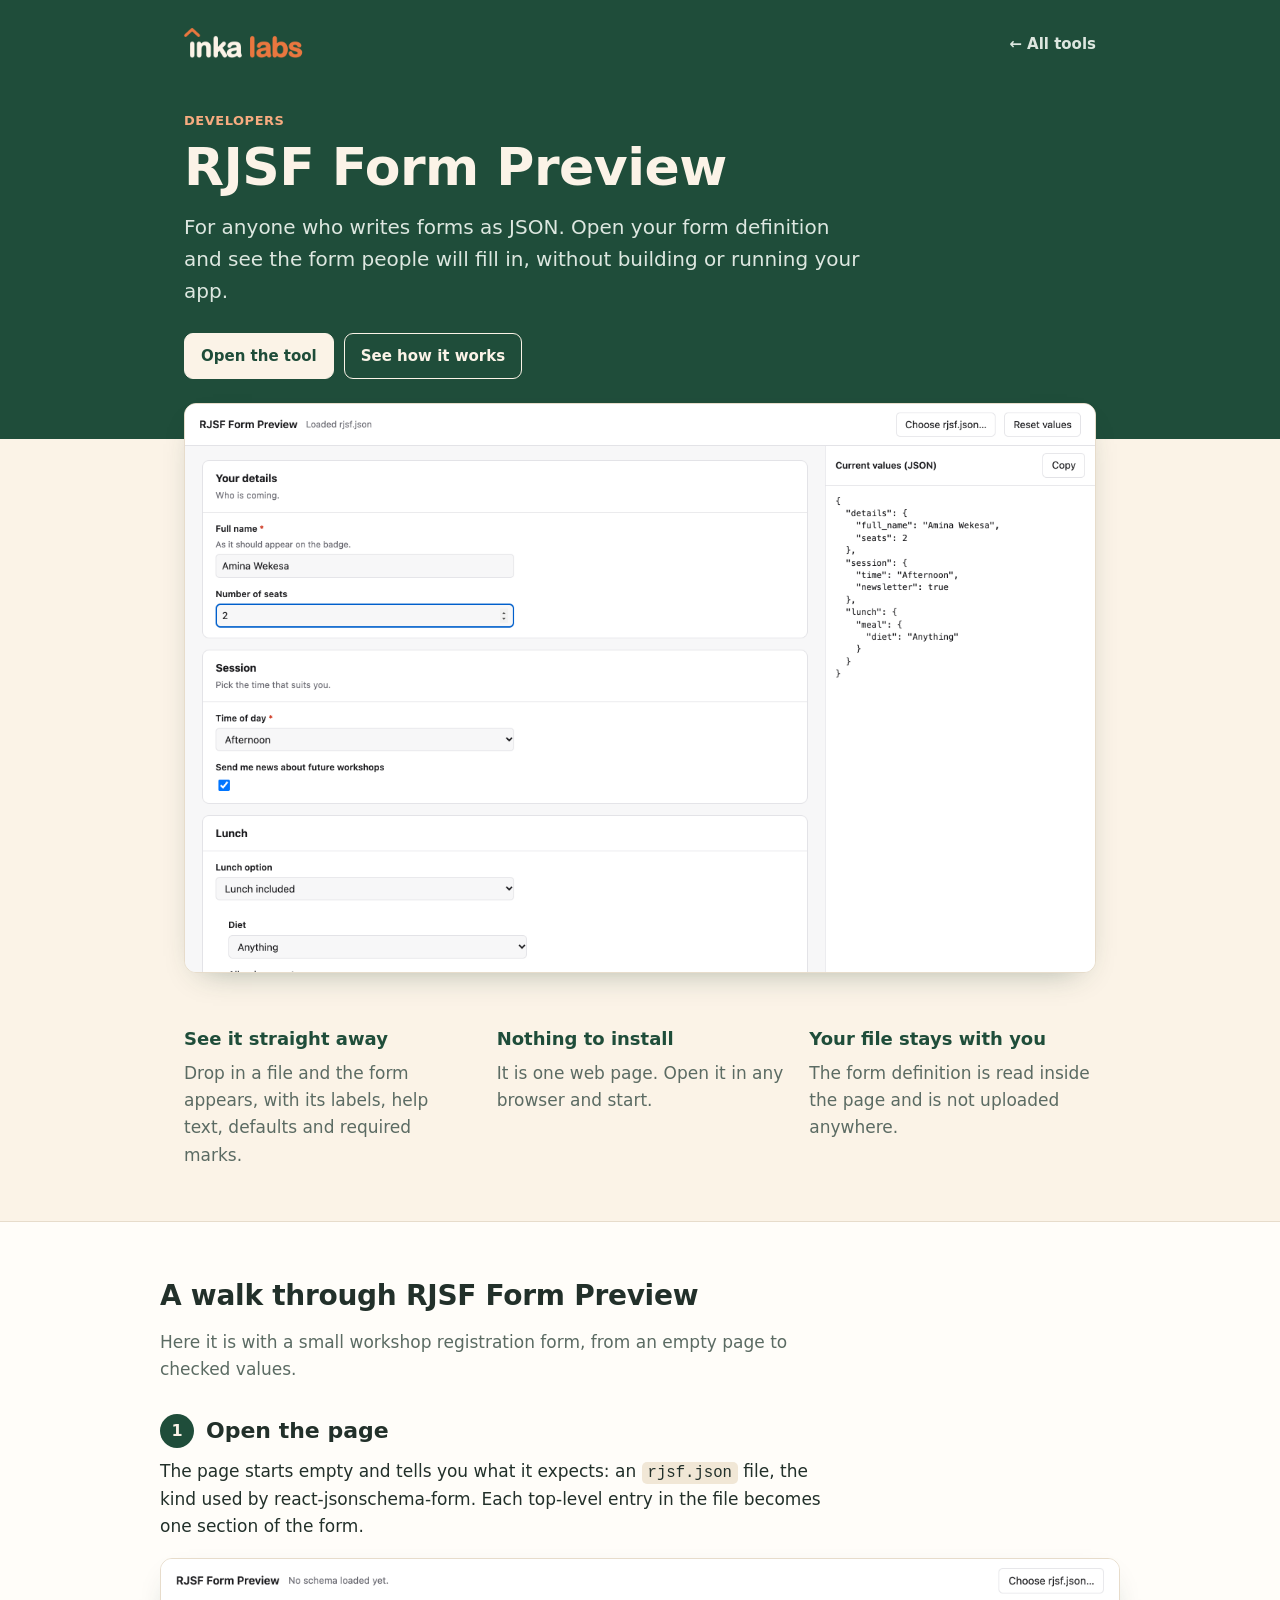
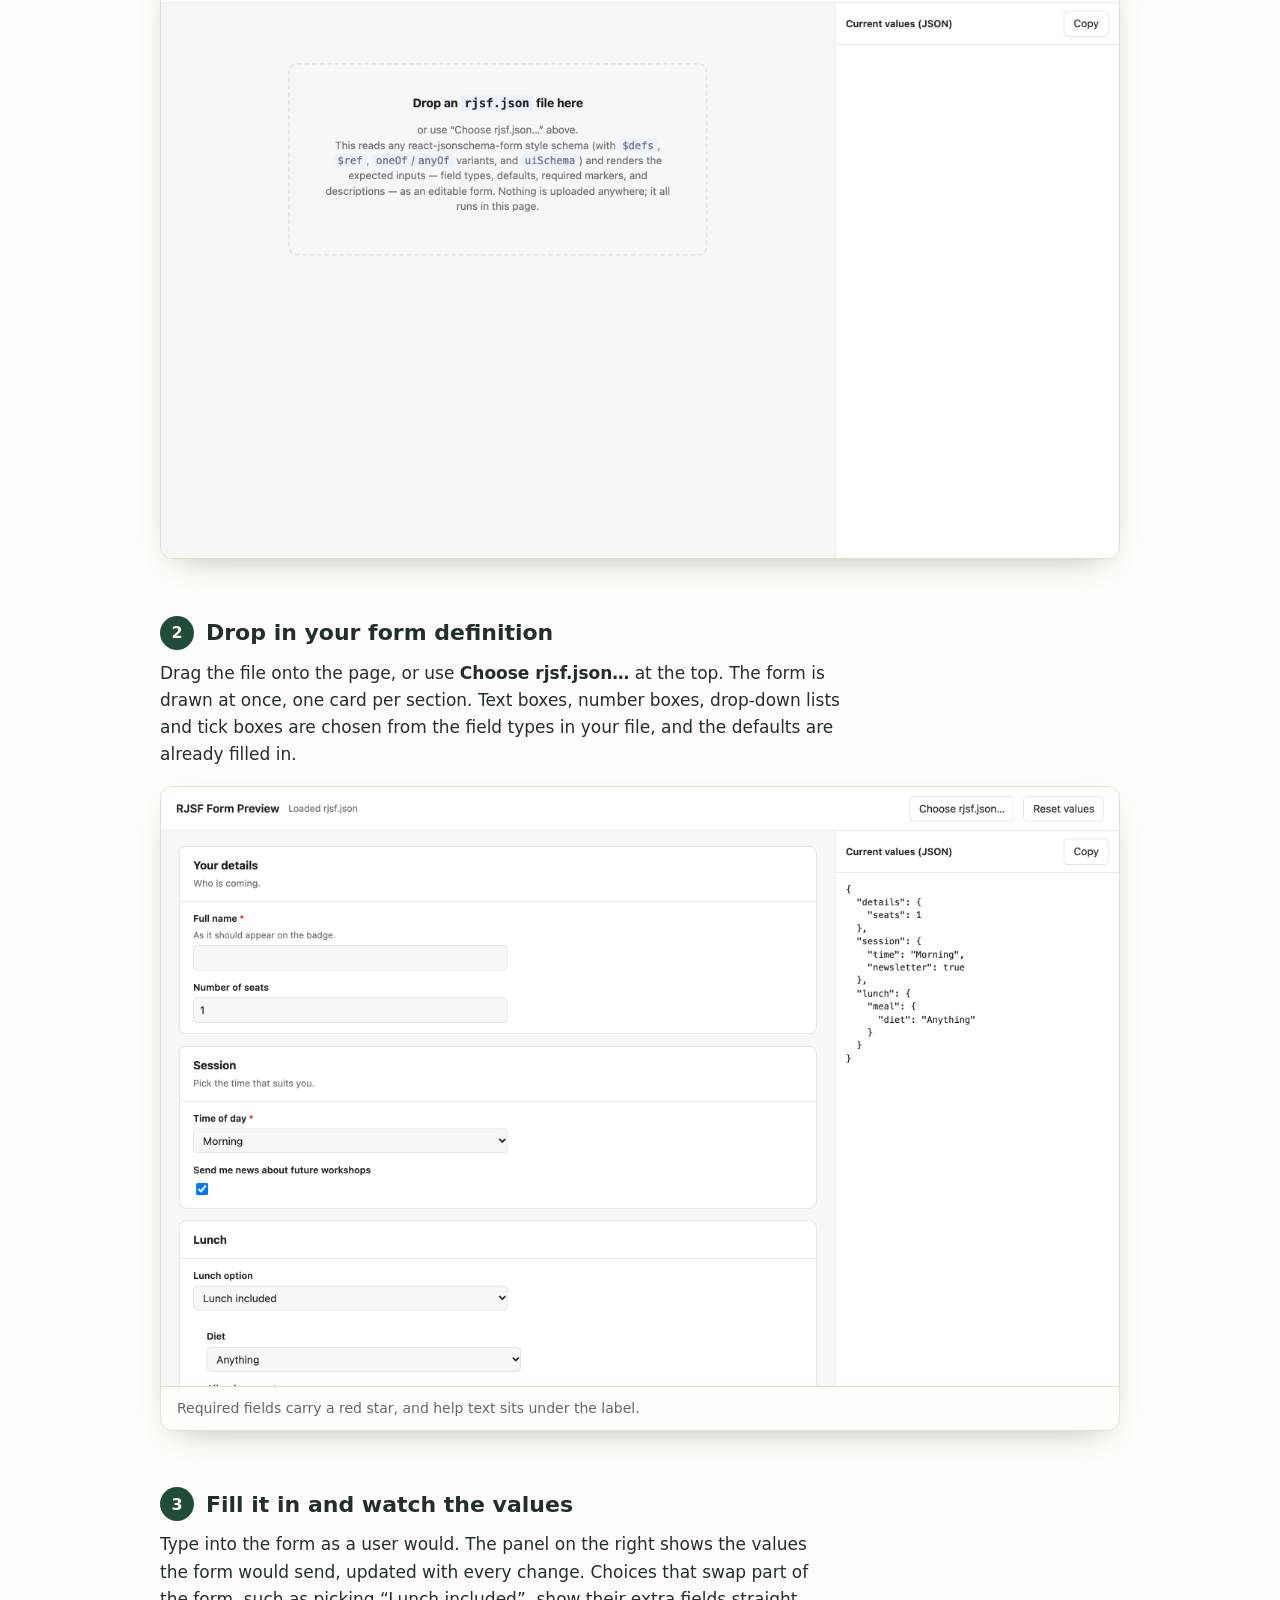
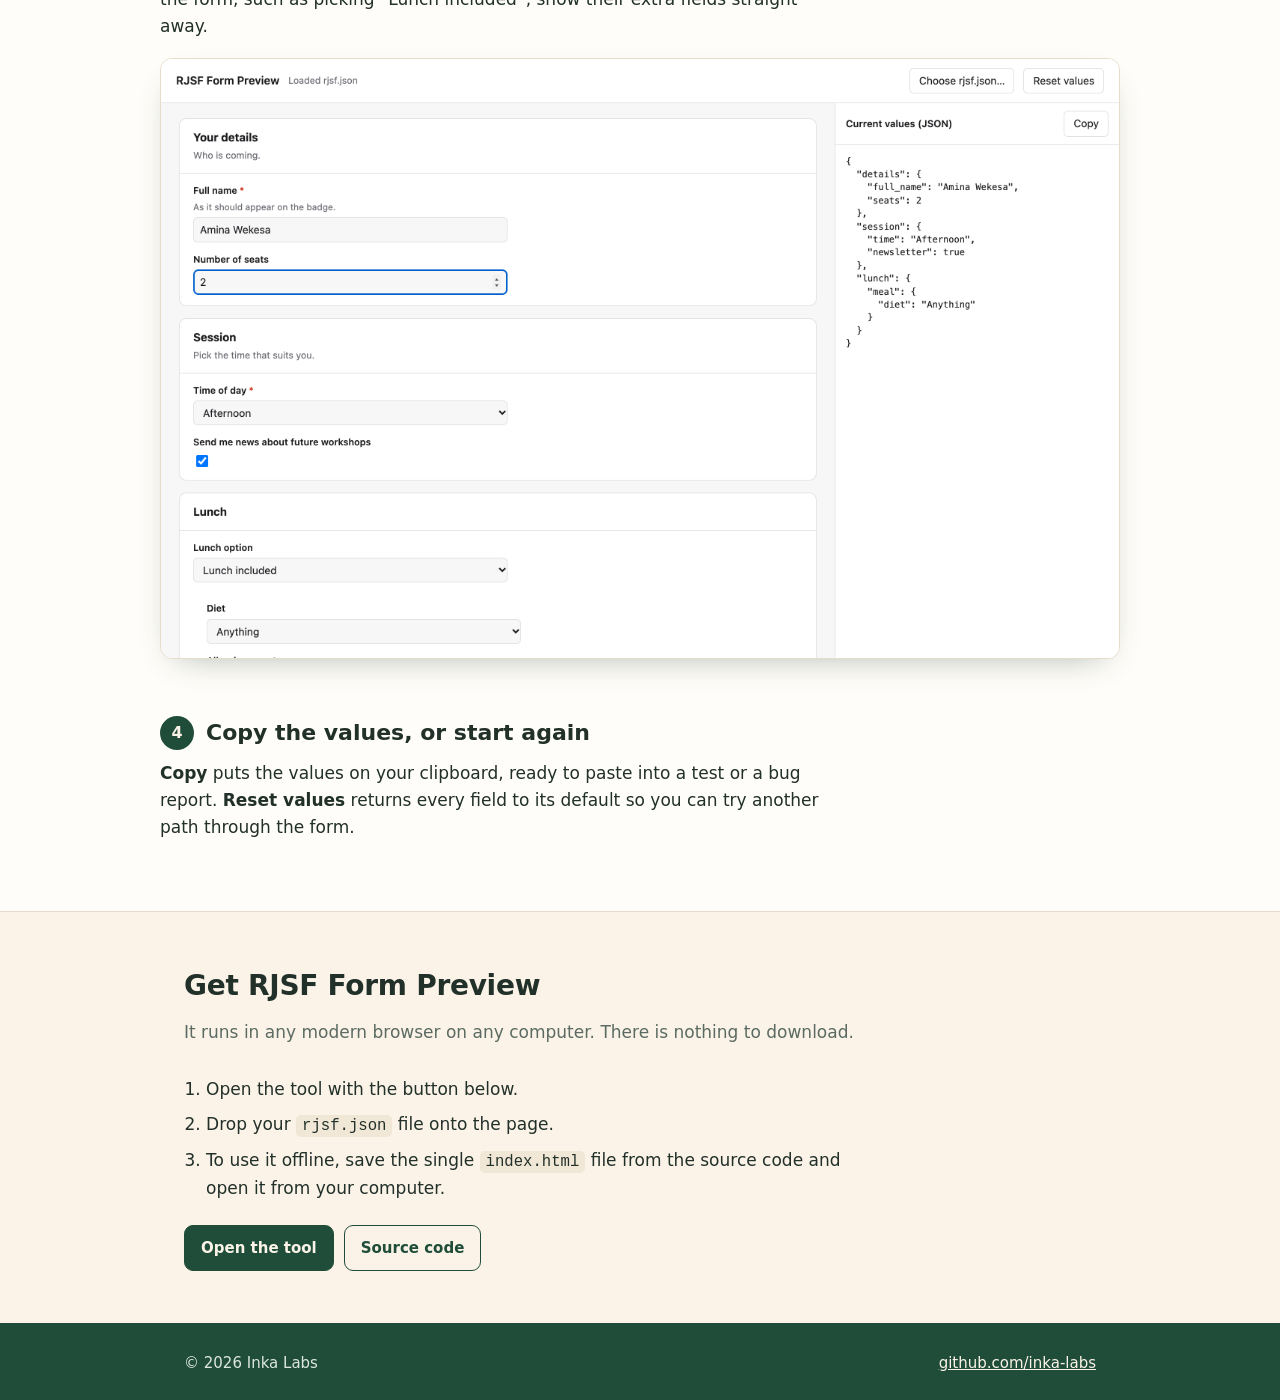
<file: rjsf-form-preview/index.html>
<!doctype html>
<html lang="en">
<head>
<meta charset="utf-8">
<meta name="viewport" content="width=device-width, initial-scale=1">
<title>RJSF Form Preview: see your form before you ship it | Inka Labs</title>
<meta name="description" content="Open an rjsf.json form definition and see the form it produces, live in your browser. Nothing is uploaded.">
<link rel="icon" href="../favicon.png">
<link rel="stylesheet" href="../app.css">
</head>
<body>
<header>
  <div class="wrap">
    <div class="nav">
      <a href="../"><img src="../wordmark.png" alt="Inka Labs home" width="760" height="240"></a>
      <a class="back" href="../">← All tools</a>
    </div>
    <div class="tag">Developers</div>
    <h1>RJSF Form Preview</h1>
    <p class="pitch">For anyone who writes forms as JSON. Open your form definition and see the form people will fill in, without building or running your app.</p>
    <div class="links">
      <a class="btn primary" href="https://inka-labs.github.io/rjsf-form-preview/">Open the tool</a>
      <a class="btn" href="#walkthrough">See how it works</a>
    </div>
  </div>
</header>

<main>
<section class="hero-shot">
  <div class="wrap">
    <figure class="shot"><img src="img/01-overview.png" alt="A workshop registration form on the left with name, seats, session and lunch fields filled in, and the matching values as JSON on the right" width="1280" height="800"></figure>
  </div>
</section>

<section>
  <div class="wrap">
    <div class="points">
      <div><h3>See it straight away</h3><p>Drop in a file and the form appears, with its labels, help text, defaults and required marks.</p></div>
      <div><h3>Nothing to install</h3><p>It is one web page. Open it in any browser and start.</p></div>
      <div><h3>Your file stays with you</h3><p>The form definition is read inside the page and is not uploaded anywhere.</p></div>
    </div>
  </div>
</section>

<section class="band" id="walkthrough">
  <div class="wrap">
    <h2>A walk through RJSF Form Preview</h2>
    <p class="lede">Here it is with a small workshop registration form, from an empty page to checked values.</p>
    <ol class="steps">
      <li>
        <h3>Open the page</h3>
        <p>The page starts empty and tells you what it expects: an <code>rjsf.json</code> file, the kind used by react-jsonschema-form. Each top-level entry in the file becomes one section of the form.</p>
        <figure class="shot"><img src="img/02-start.png" alt="The empty starting page with a box that says Drop an rjsf.json file here" width="1280" height="800" loading="lazy"></figure>
      </li>
      <li>
        <h3>Drop in your form definition</h3>
        <p>Drag the file onto the page, or use <strong>Choose rjsf.json…</strong> at the top. The form is drawn at once, one card per section. Text boxes, number boxes, drop-down lists and tick boxes are chosen from the field types in your file, and the defaults are already filled in.</p>
        <figure class="shot"><img src="img/03-form.png" alt="The workshop registration form just after loading, with sections for Your details, Session and Lunch, showing default values" width="1280" height="800" loading="lazy"><figcaption>Required fields carry a red star, and help text sits under the label.</figcaption></figure>
      </li>
      <li>
        <h3>Fill it in and watch the values</h3>
        <p>Type into the form as a user would. The panel on the right shows the values the form would send, updated with every change. Choices that swap part of the form, such as picking “Lunch included”, show their extra fields straight away.</p>
        <figure class="shot"><img src="img/01-overview.png" alt="The form with a name, two seats and the afternoon session entered, and the same values shown as JSON in the right-hand panel" width="1280" height="800" loading="lazy"></figure>
      </li>
      <li>
        <h3>Copy the values, or start again</h3>
        <p><strong>Copy</strong> puts the values on your clipboard, ready to paste into a test or a bug report. <strong>Reset values</strong> returns every field to its default so you can try another path through the form.</p>
      </li>
    </ol>
  </div>
</section>

<section class="get" id="get">
  <div class="wrap">
    <h2>Get RJSF Form Preview</h2>
    <p class="lede">It runs in any modern browser on any computer. There is nothing to download.</p>
    <ol>
      <li>Open the tool with the button below.</li>
      <li>Drop your <code>rjsf.json</code> file onto the page.</li>
      <li>To use it offline, save the single <code>index.html</code> file from the source code and open it from your computer.</li>
    </ol>
    <div class="links">
      <a class="btn primary" href="https://inka-labs.github.io/rjsf-form-preview/">Open the tool</a>
      <a class="btn" href="https://github.com/inka-labs/rjsf-form-preview">Source code</a>
    </div>
  </div>
</section>
</main>

<footer>
  <div class="wrap">
    <span>© 2026 Inka Labs</span>
    <a href="https://github.com/inka-labs">github.com/inka-labs</a>
  </div>
</footer>
</body>
</html>
</file>
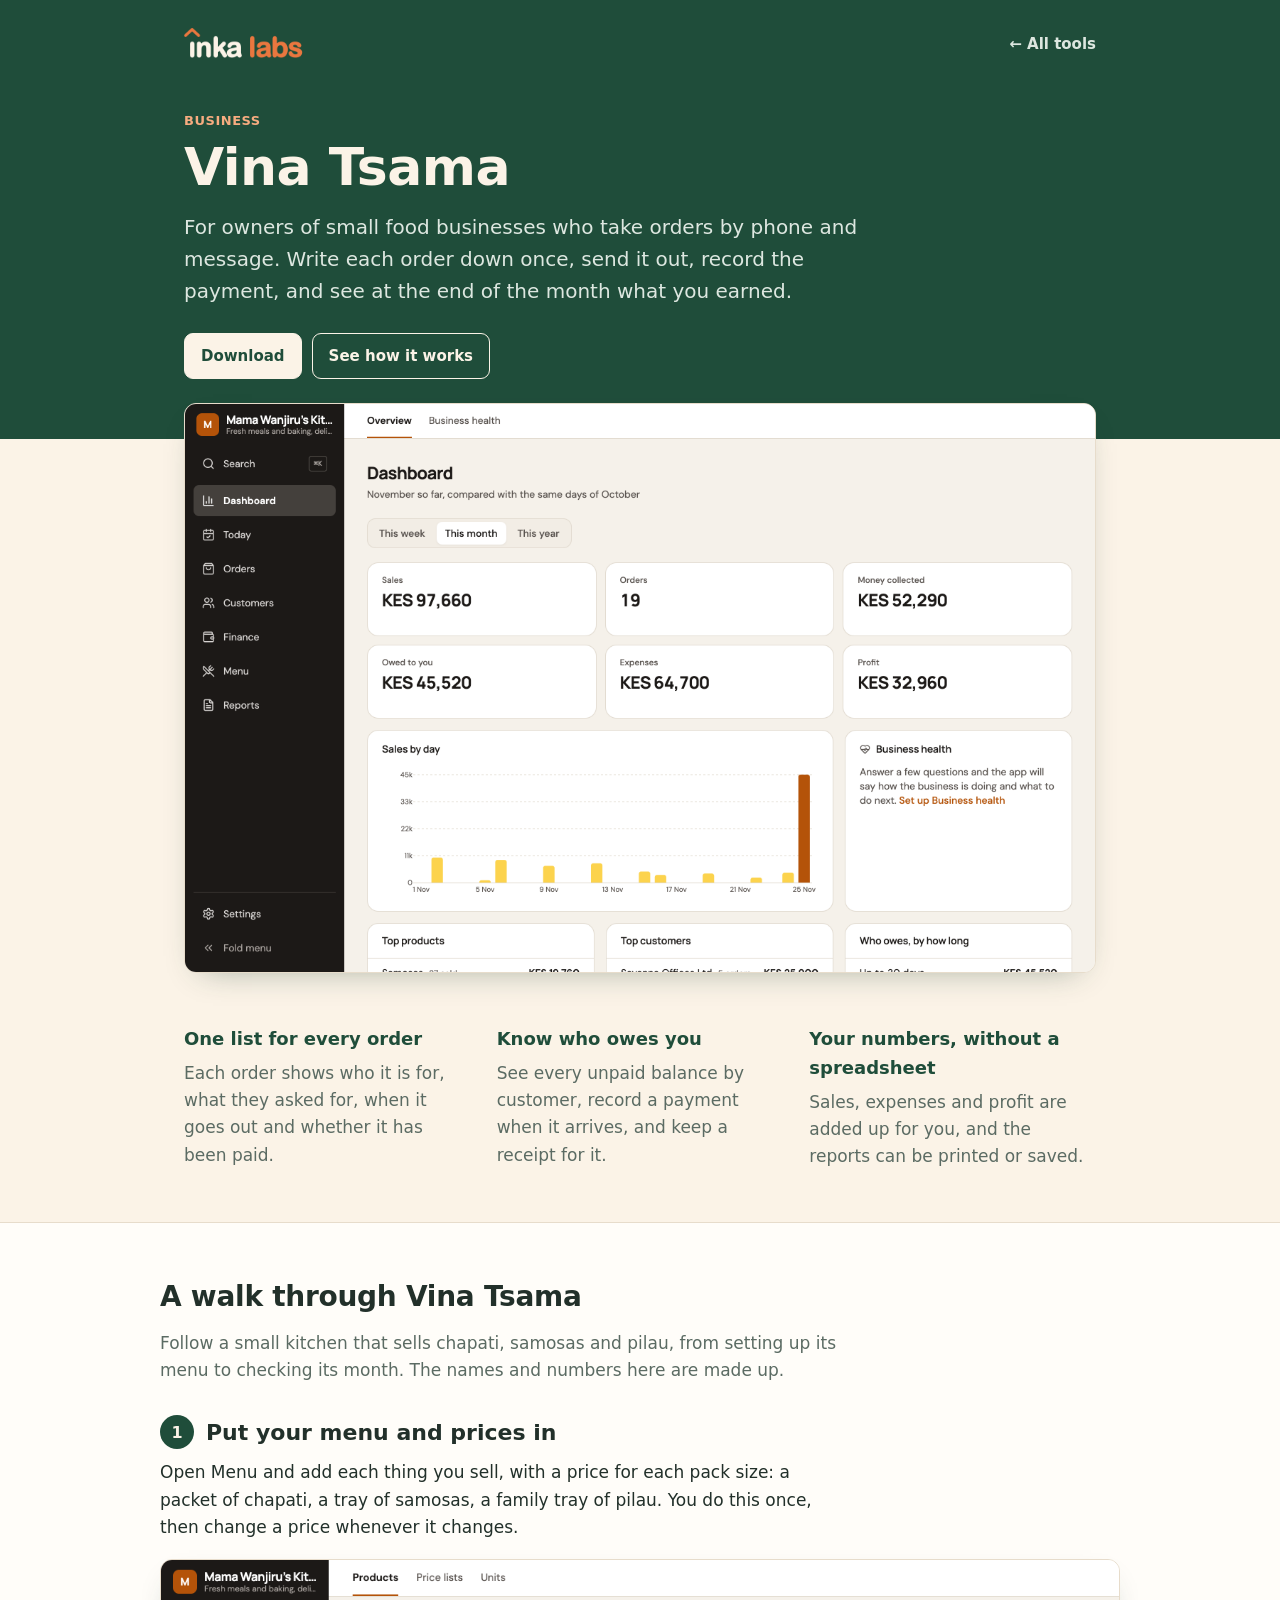
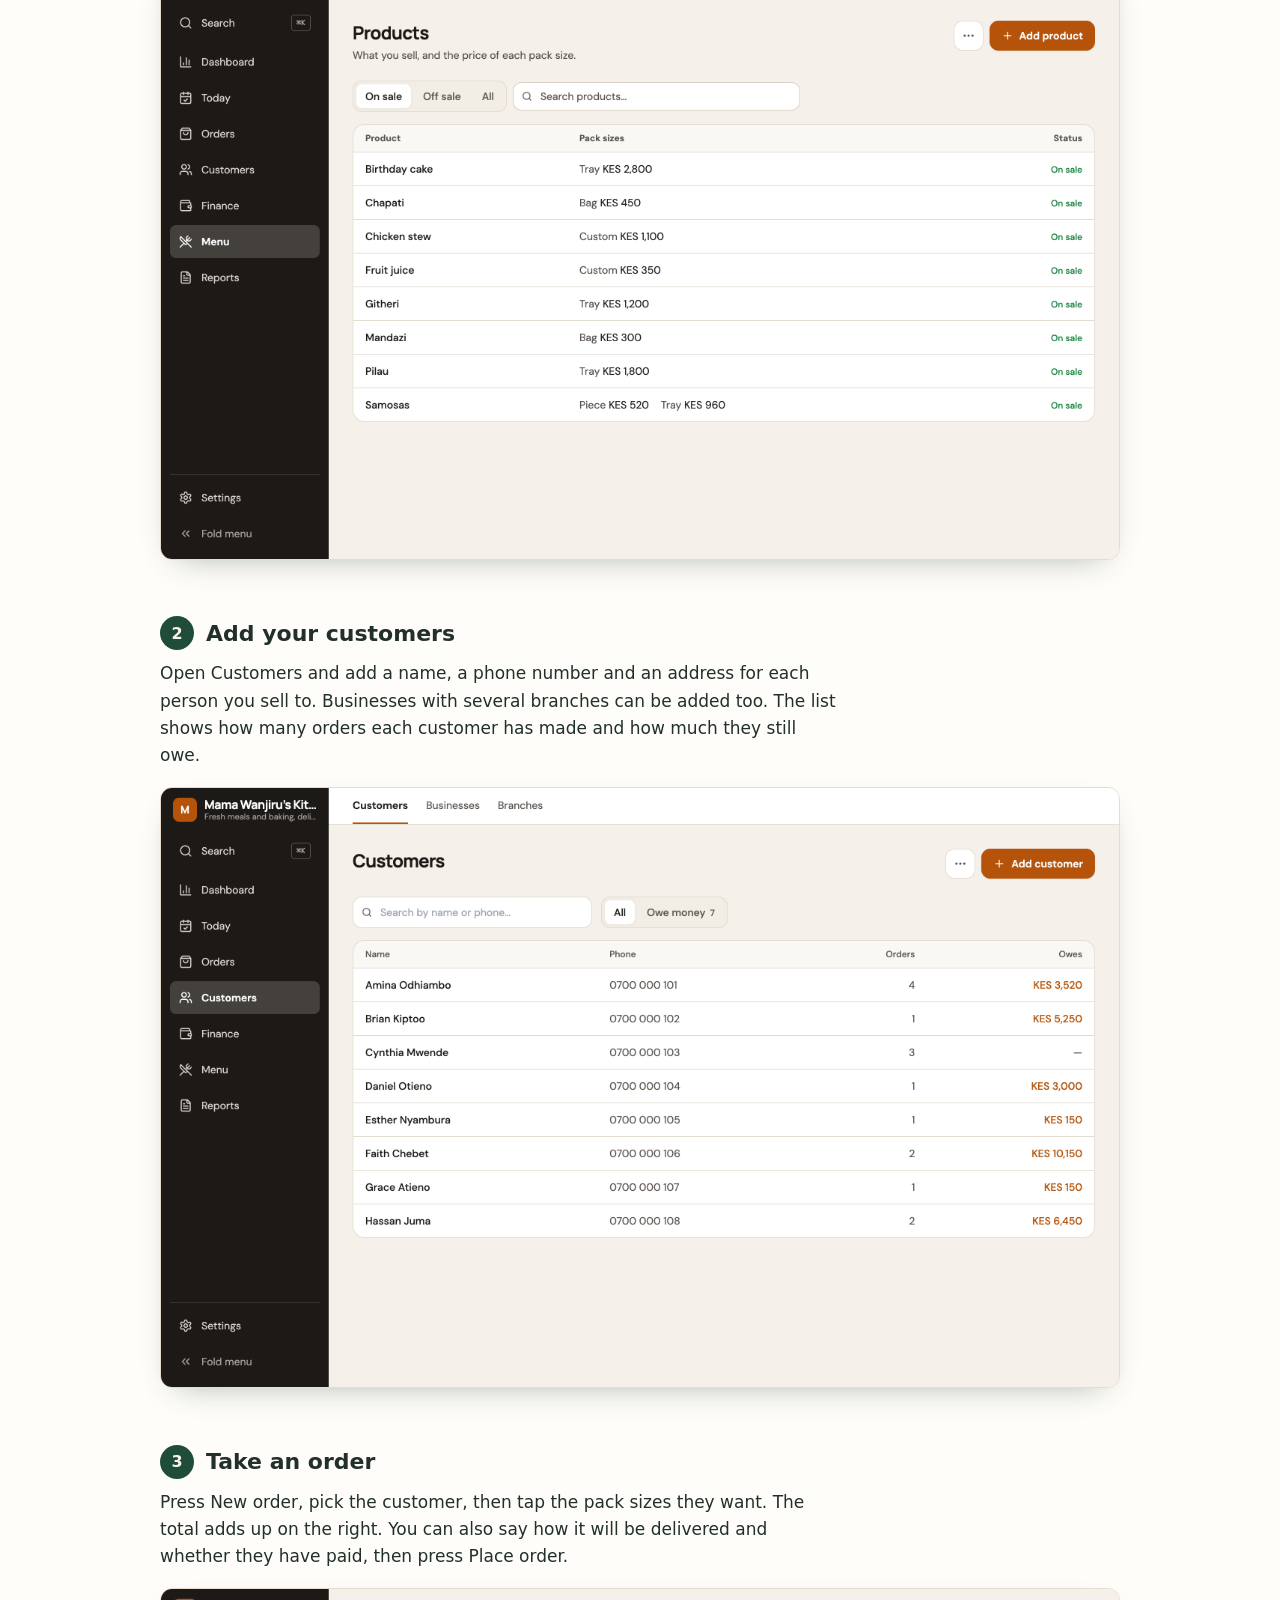
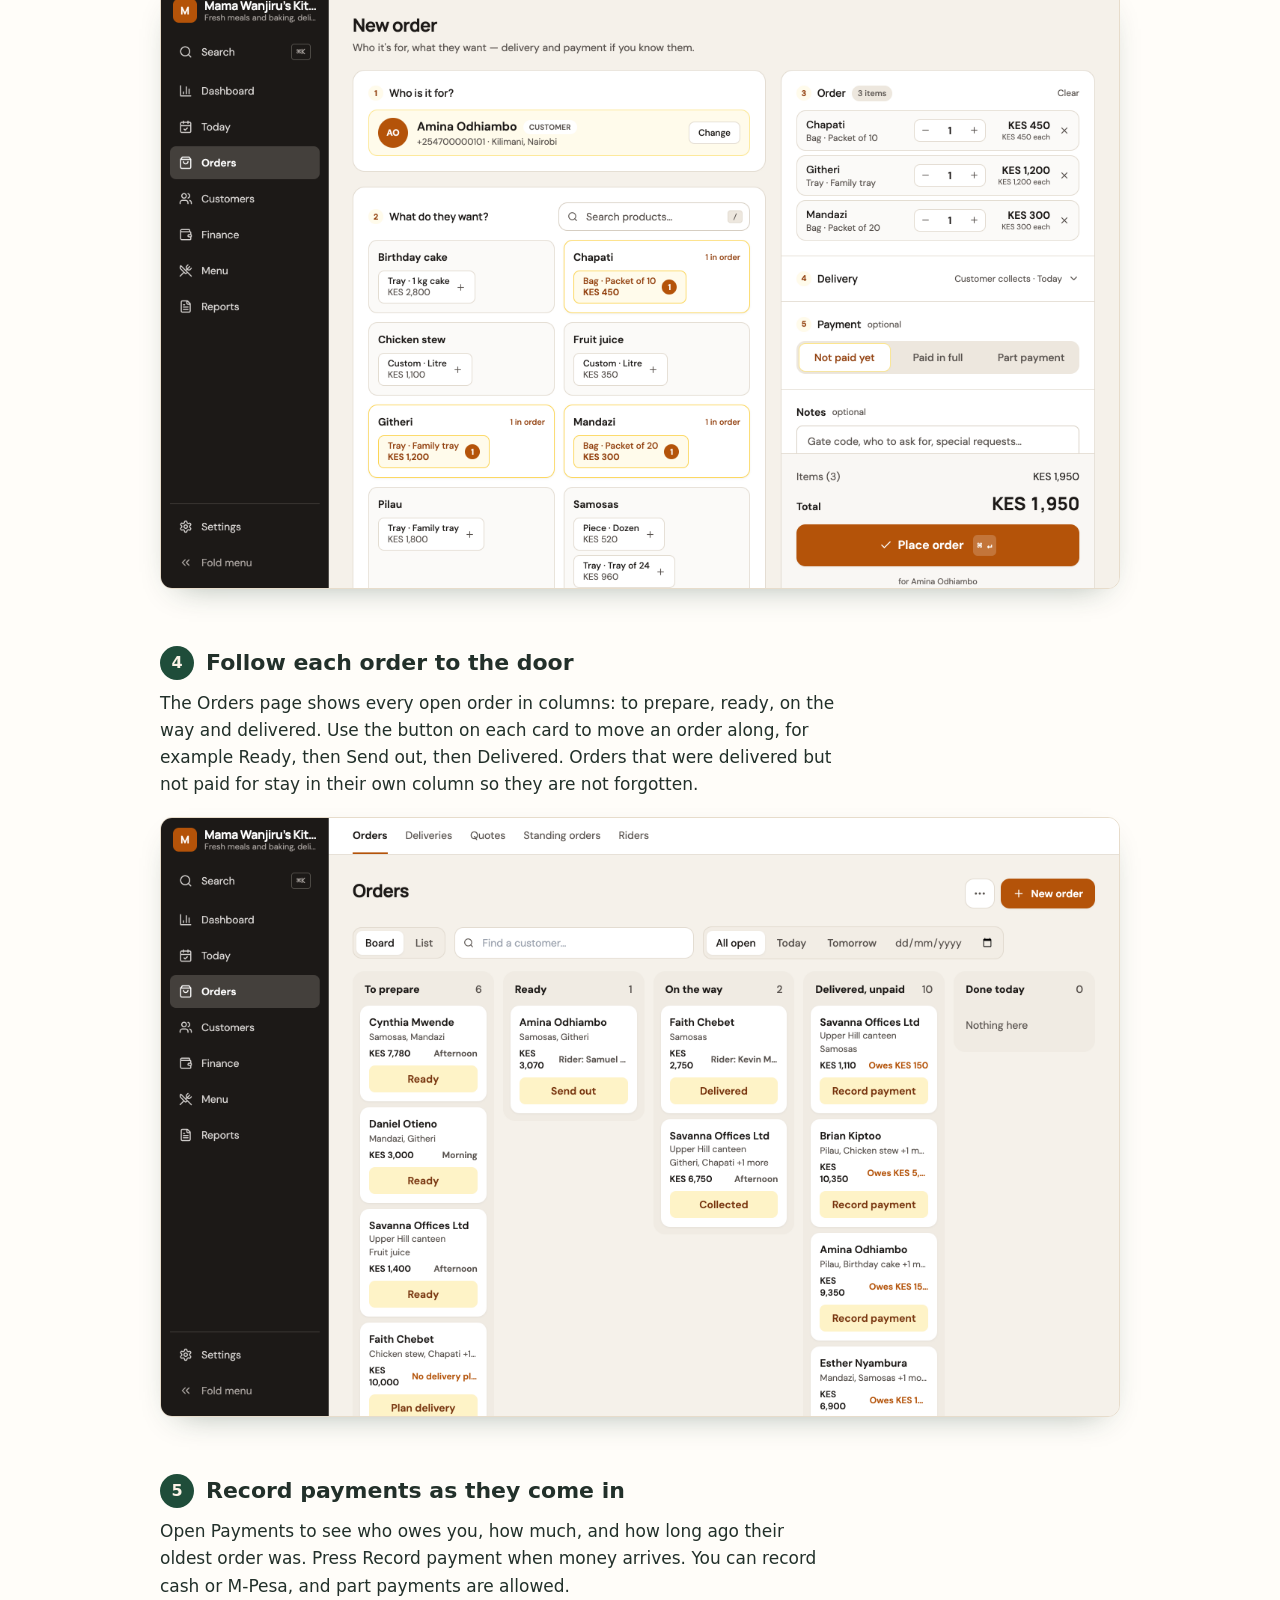
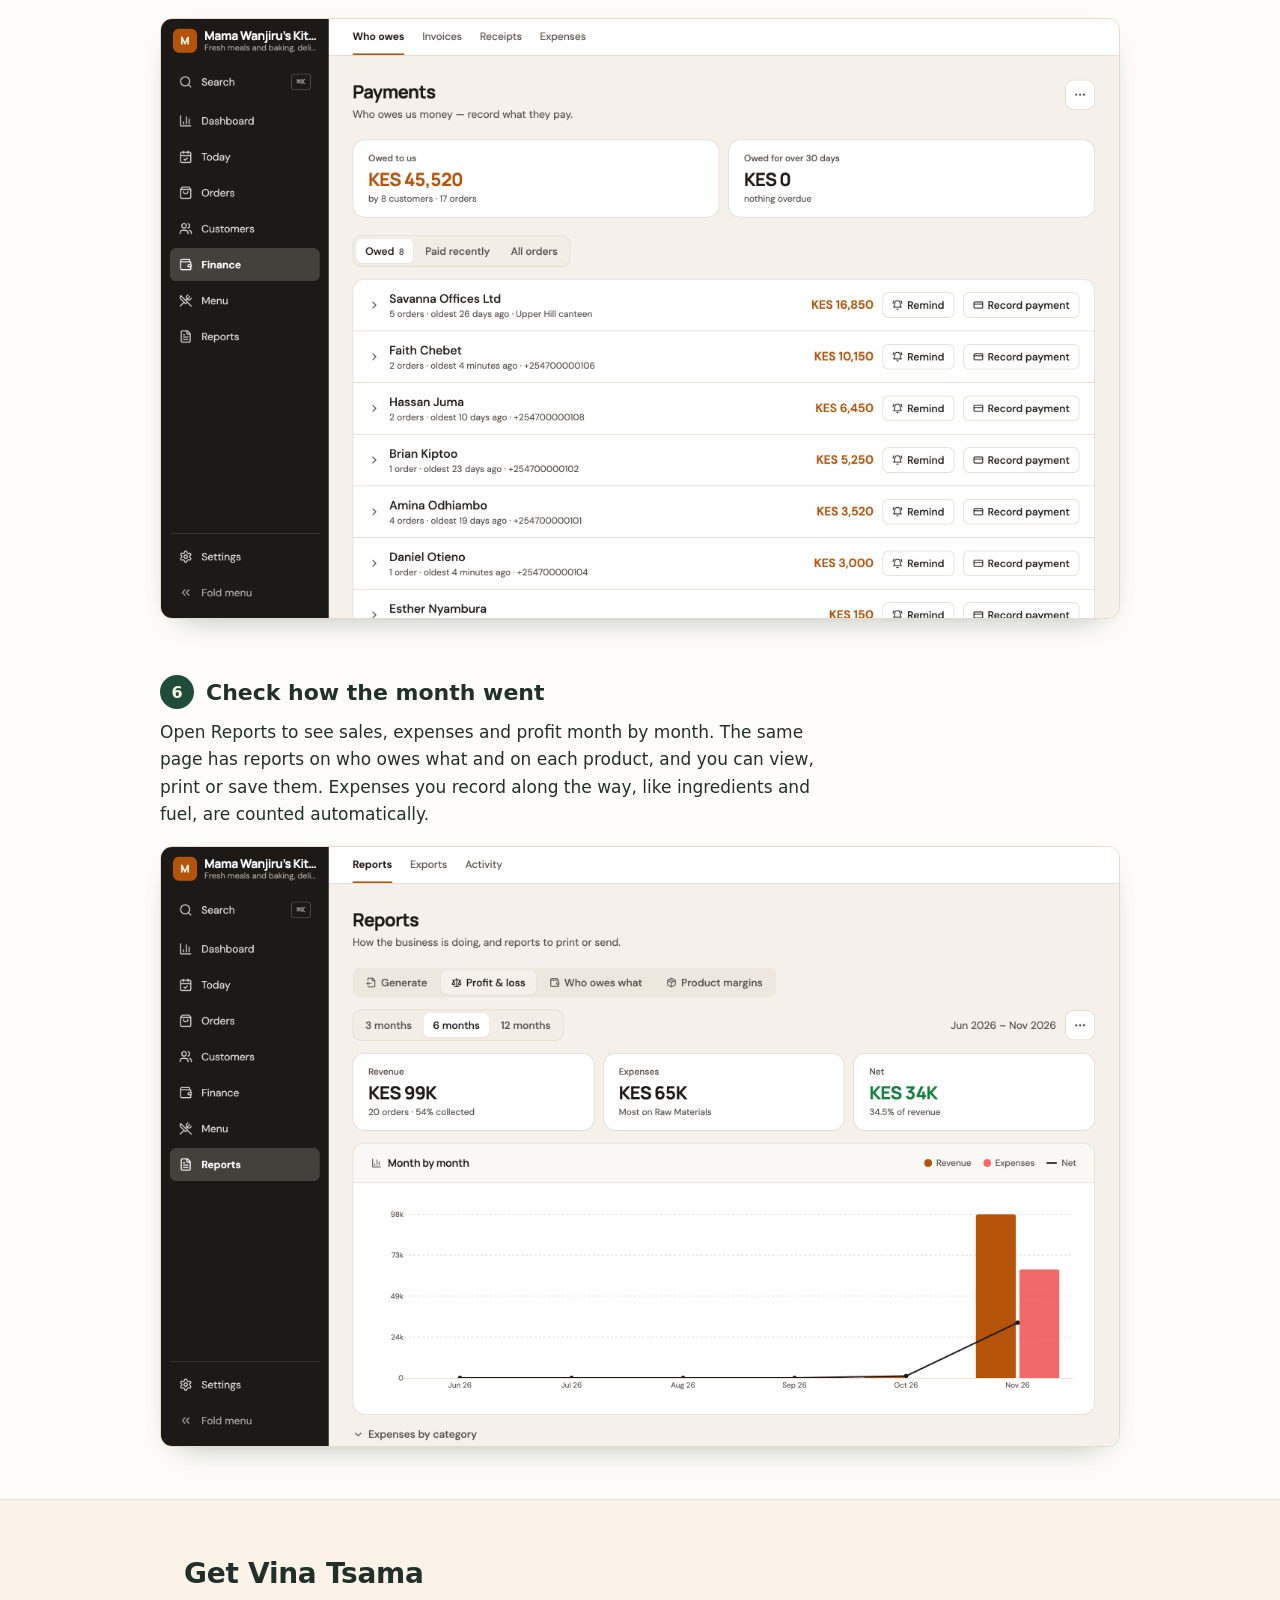
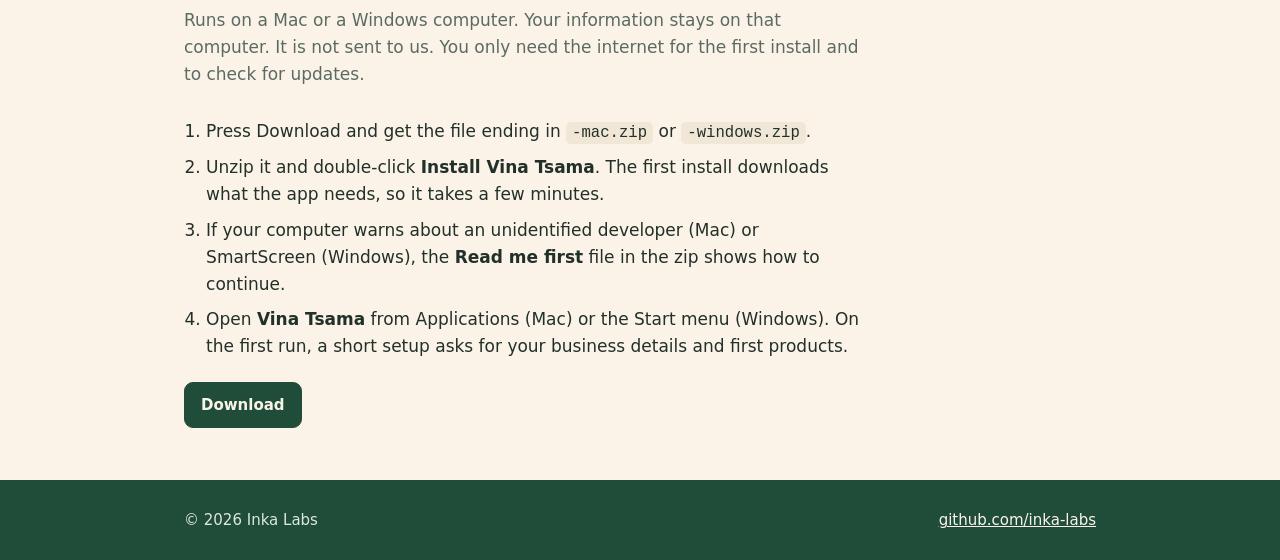
<file: vina-tsama/index.html>
<!doctype html>
<html lang="en">
<head>
<meta charset="utf-8">
<meta name="viewport" content="width=device-width, initial-scale=1">
<title>Vina Tsama: orders, deliveries and payments in one place | Inka Labs</title>
<meta name="description" content="Vina Tsama keeps a food business's orders, deliveries, payments, expenses and reports on one computer.">
<link rel="icon" href="../favicon.png">
<link rel="stylesheet" href="../app.css">
</head>
<body>
<header>
  <div class="wrap">
    <div class="nav">
      <a href="../"><img src="../wordmark.png" alt="Inka Labs home" width="760" height="240"></a>
      <a class="back" href="../">← All tools</a>
    </div>
    <div class="tag">Business</div>
    <h1>Vina Tsama</h1>
    <p class="pitch">For owners of small food businesses who take orders by phone and message. Write each order down once, send it out, record the payment, and see at the end of the month what you earned.</p>
    <div class="links">
      <a class="btn primary" href="https://github.com/inka-labs/vina-tsama-releases/releases/latest">Download</a>
      <a class="btn" href="#walkthrough">See how it works</a>
    </div>
  </div>
</header>

<main>
<section class="hero-shot">
  <div class="wrap">
    <figure class="shot"><img src="img/01-overview.png" alt="The Vina Tsama dashboard for November: sales, number of orders, money collected, money owed, expenses and profit, with a chart of sales for each day." width="1280" height="800"></figure>
  </div>
</section>

<section>
  <div class="wrap">
    <h2 class="sr">At a glance</h2>
    <div class="points">
      <div><h3>One list for every order</h3><p>Each order shows who it is for, what they asked for, when it goes out and whether it has been paid.</p></div>
      <div><h3>Know who owes you</h3><p>See every unpaid balance by customer, record a payment when it arrives, and keep a receipt for it.</p></div>
      <div><h3>Your numbers, without a spreadsheet</h3><p>Sales, expenses and profit are added up for you, and the reports can be printed or saved.</p></div>
    </div>
  </div>
</section>

<section class="band" id="walkthrough">
  <div class="wrap">
    <h2>A walk through Vina Tsama</h2>
    <p class="lede">Follow a small kitchen that sells chapati, samosas and pilau, from setting up its menu to checking its month. The names and numbers here are made up.</p>
    <ol class="steps">
      <li>
        <h3>Put your menu and prices in</h3>
        <p>Open Menu and add each thing you sell, with a price for each pack size: a packet of chapati, a tray of samosas, a family tray of pilau. You do this once, then change a price whenever it changes.</p>
        <figure class="shot"><img src="img/02-products.png" alt="The Products page listing eight foods, such as chapati, samosas and pilau, with the price of each pack size in Kenya shillings." width="1280" height="800" loading="lazy"></figure>
      </li>
      <li>
        <h3>Add your customers</h3>
        <p>Open Customers and add a name, a phone number and an address for each person you sell to. Businesses with several branches can be added too. The list shows how many orders each customer has made and how much they still owe.</p>
        <figure class="shot"><img src="img/03-customers.png" alt="The Customers page with eight customers, each with a phone number, a number of orders and the amount they owe." width="1280" height="800" loading="lazy"></figure>
      </li>
      <li>
        <h3>Take an order</h3>
        <p>Press New order, pick the customer, then tap the pack sizes they want. The total adds up on the right. You can also say how it will be delivered and whether they have paid, then press Place order.</p>
        <figure class="shot"><img src="img/04-new-order.png" alt="The New order page. Amina Odhiambo is chosen as the customer, three items are in the order, and the total is KES 1,950." width="1280" height="800" loading="lazy"></figure>
      </li>
      <li>
        <h3>Follow each order to the door</h3>
        <p>The Orders page shows every open order in columns: to prepare, ready, on the way and delivered. Use the button on each card to move an order along, for example Ready, then Send out, then Delivered. Orders that were delivered but not paid for stay in their own column so they are not forgotten.</p>
        <figure class="shot"><img src="img/05-orders.png" alt="The Orders page as a board with five columns: To prepare, Ready, On the way, Delivered unpaid, and Done today. Each card shows a customer, the items, the total and a button for the next step." width="1280" height="800" loading="lazy"></figure>
      </li>
      <li>
        <h3>Record payments as they come in</h3>
        <p>Open Payments to see who owes you, how much, and how long ago their oldest order was. Press Record payment when money arrives. You can record cash or M-Pesa, and part payments are allowed.</p>
        <figure class="shot"><img src="img/06-payments.png" alt="The Payments page showing KES 45,520 owed by 8 customers, with a list of customers, the amount each owes, and Remind and Record payment buttons." width="1280" height="800" loading="lazy"></figure>
      </li>
      <li>
        <h3>Check how the month went</h3>
        <p>Open Reports to see sales, expenses and profit month by month. The same page has reports on who owes what and on each product, and you can view, print or save them. Expenses you record along the way, like ingredients and fuel, are counted automatically.</p>
        <figure class="shot"><img src="img/07-reports.png" alt="The Reports page on Profit and loss, showing revenue of KES 99K, expenses of KES 65K and net of KES 34K, with a chart of the last six months." width="1280" height="800" loading="lazy"></figure>
      </li>
    </ol>
  </div>
</section>

<section class="get" id="get">
  <div class="wrap">
    <h2>Get Vina Tsama</h2>
    <p class="lede">Runs on a Mac or a Windows computer. Your information stays on that computer. It is not sent to us. You only need the internet for the first install and to check for updates.</p>
    <ol>
      <li>Press Download and get the file ending in <code>-mac.zip</code> or <code>-windows.zip</code>.</li>
      <li>Unzip it and double-click <strong>Install Vina Tsama</strong>. The first install downloads what the app needs, so it takes a few minutes.</li>
      <li>If your computer warns about an unidentified developer (Mac) or SmartScreen (Windows), the <strong>Read me first</strong> file in the zip shows how to continue.</li>
      <li>Open <strong>Vina Tsama</strong> from Applications (Mac) or the Start menu (Windows). On the first run, a short setup asks for your business details and first products.</li>
    </ol>
    <div class="links">
      <a class="btn primary" href="https://github.com/inka-labs/vina-tsama-releases/releases/latest">Download</a>
    </div>
  </div>
</section>
</main>

<footer>
  <div class="wrap">
    <span>© 2026 Inka Labs</span>
    <a href="https://github.com/inka-labs">github.com/inka-labs</a>
  </div>
</footer>
</body>
</html>
</file>
<file: app.css>
:root { --green:#1F4D3A; --green-deep:#173A2C; --cream:#FBF3E7; --paper:#FFFDF9; --ink:#22302A; --muted:#5B6B63; --accent:#A8441F; --accent-soft:#E9773F; --accent-pale:#F7AC80; --line:#E7DCCB; }
* { box-sizing:border-box; }
html { scroll-behavior:smooth; }
body { margin:0; background:var(--cream); color:var(--ink); font:17px/1.6 "Avenir Next", "Segoe UI", system-ui, -apple-system, Roboto, sans-serif; }
a { color:var(--accent); }
img { max-width:100%; height:auto; }
.wrap { max-width:960px; margin:0 auto; padding-inline:24px; }
header { background:var(--green); color:var(--cream); }
header .wrap { padding-block:22px 60px; }
.nav { display:flex; align-items:center; justify-content:space-between; gap:16px; margin-bottom:44px; }
.nav img { display:block; width:150px; margin-left:-9px; }
.nav a.back { color:#DDE7E0; text-decoration:none; font-size:15px; font-weight:600; }
.nav a.back:hover { color:var(--cream); text-decoration:underline; }
.tag { font-size:13px; font-weight:600; letter-spacing:.04em; text-transform:uppercase; color:var(--accent-pale); margin-bottom:8px; }
header h1 { font-size:clamp(34px, 6vw, 52px); line-height:1.1; margin:0 0 14px; font-weight:600; letter-spacing:-0.01em; }
header p.pitch { margin:0 0 26px; max-width:34em; color:#DDE7E0; font-size:20px; }
.links { display:flex; flex-wrap:wrap; gap:10px; }
.btn { display:inline-block; text-decoration:none; font-weight:600; font-size:15px; padding:10px 16px; border-radius:9px; border:1.5px solid var(--green); color:var(--green); }
.btn.primary { background:var(--green); color:var(--cream); }
.btn:hover { background:var(--green-deep); border-color:var(--green-deep); color:var(--cream); }
.btn:focus-visible { outline:3px solid var(--accent-soft); outline-offset:2px; }
header .btn { border-color:var(--cream); color:var(--cream); }
header .btn.primary { background:var(--cream); color:var(--green); }
header .btn:hover { background:var(--accent-pale); border-color:var(--accent-pale); color:var(--green-deep); }
section { padding-block:52px; }
h2 { font-size:28px; margin:0 0 10px; letter-spacing:-0.01em; }
.lede { color:var(--muted); margin:0 0 30px; max-width:40em; }
.hero-shot { margin-top:-36px; padding-block:0; }
.shot { margin:0; border:1px solid var(--line); border-radius:12px; overflow:hidden; background:var(--paper); box-shadow:0 12px 32px -18px rgba(23,58,44,.45); }
.shot img { display:block; width:100%; }
.shot figcaption { padding:10px 16px; font-size:14px; color:var(--muted); border-top:1px solid var(--line); }
.points { display:grid; grid-template-columns:repeat(auto-fit, minmax(220px, 1fr)); gap:26px; }
.points h3 { margin:0 0 6px; font-size:18px; color:var(--green); }
.points p { margin:0; color:var(--muted); }
.steps { list-style:none; margin:0; padding:0; counter-reset:step; display:grid; gap:56px; }
.steps > li { counter-increment:step; }
.steps h3 { font-size:22px; margin:0 0 8px; display:flex; align-items:baseline; gap:12px; }
.steps h3::before { content:counter(step); flex:none; display:inline-grid; place-items:center; width:34px; height:34px; border-radius:50%; background:var(--green); color:var(--cream); font-size:16px; transform:translateY(-2px); }
.steps p { margin:0 0 18px; max-width:40em; color:var(--ink); }
.band { background:var(--paper); border-block:1px solid var(--line); padding-inline:24px; }
.band > .wrap { padding-inline:0; }
.get ol { margin:0; padding-left:1.3em; max-width:40em; }
.get li { margin-bottom:8px; }
.get .links { margin-top:22px; }
code { background:#F1E7D6; padding:2px 6px; border-radius:5px; font-size:.92em; }
footer { background:var(--green); color:#DDE7E0; font-size:15px; }
footer .wrap { padding-block:28px; display:flex; flex-wrap:wrap; gap:8px 24px; justify-content:space-between; }
footer a { color:var(--cream); }
.sr { position:absolute; width:1px; height:1px; margin:-1px; overflow:hidden; clip-path:inset(50%); white-space:nowrap; }
</file>
